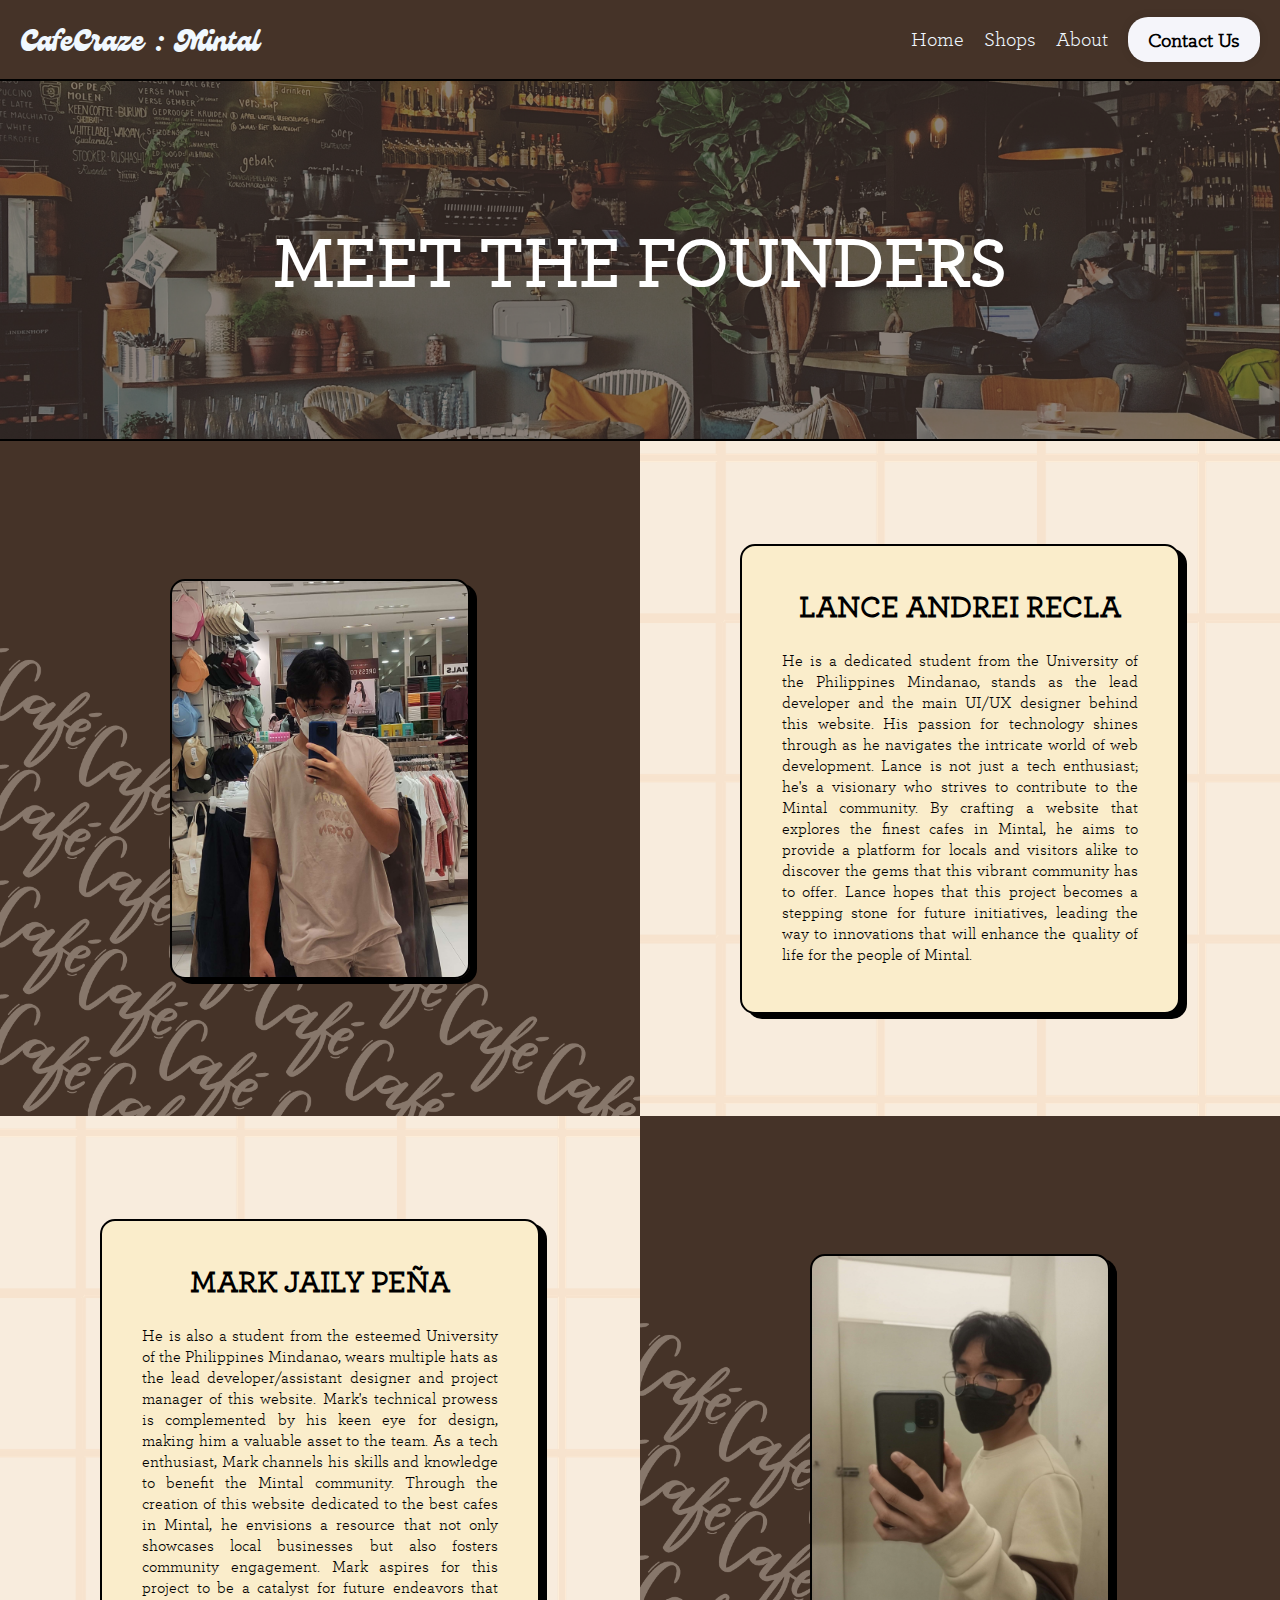
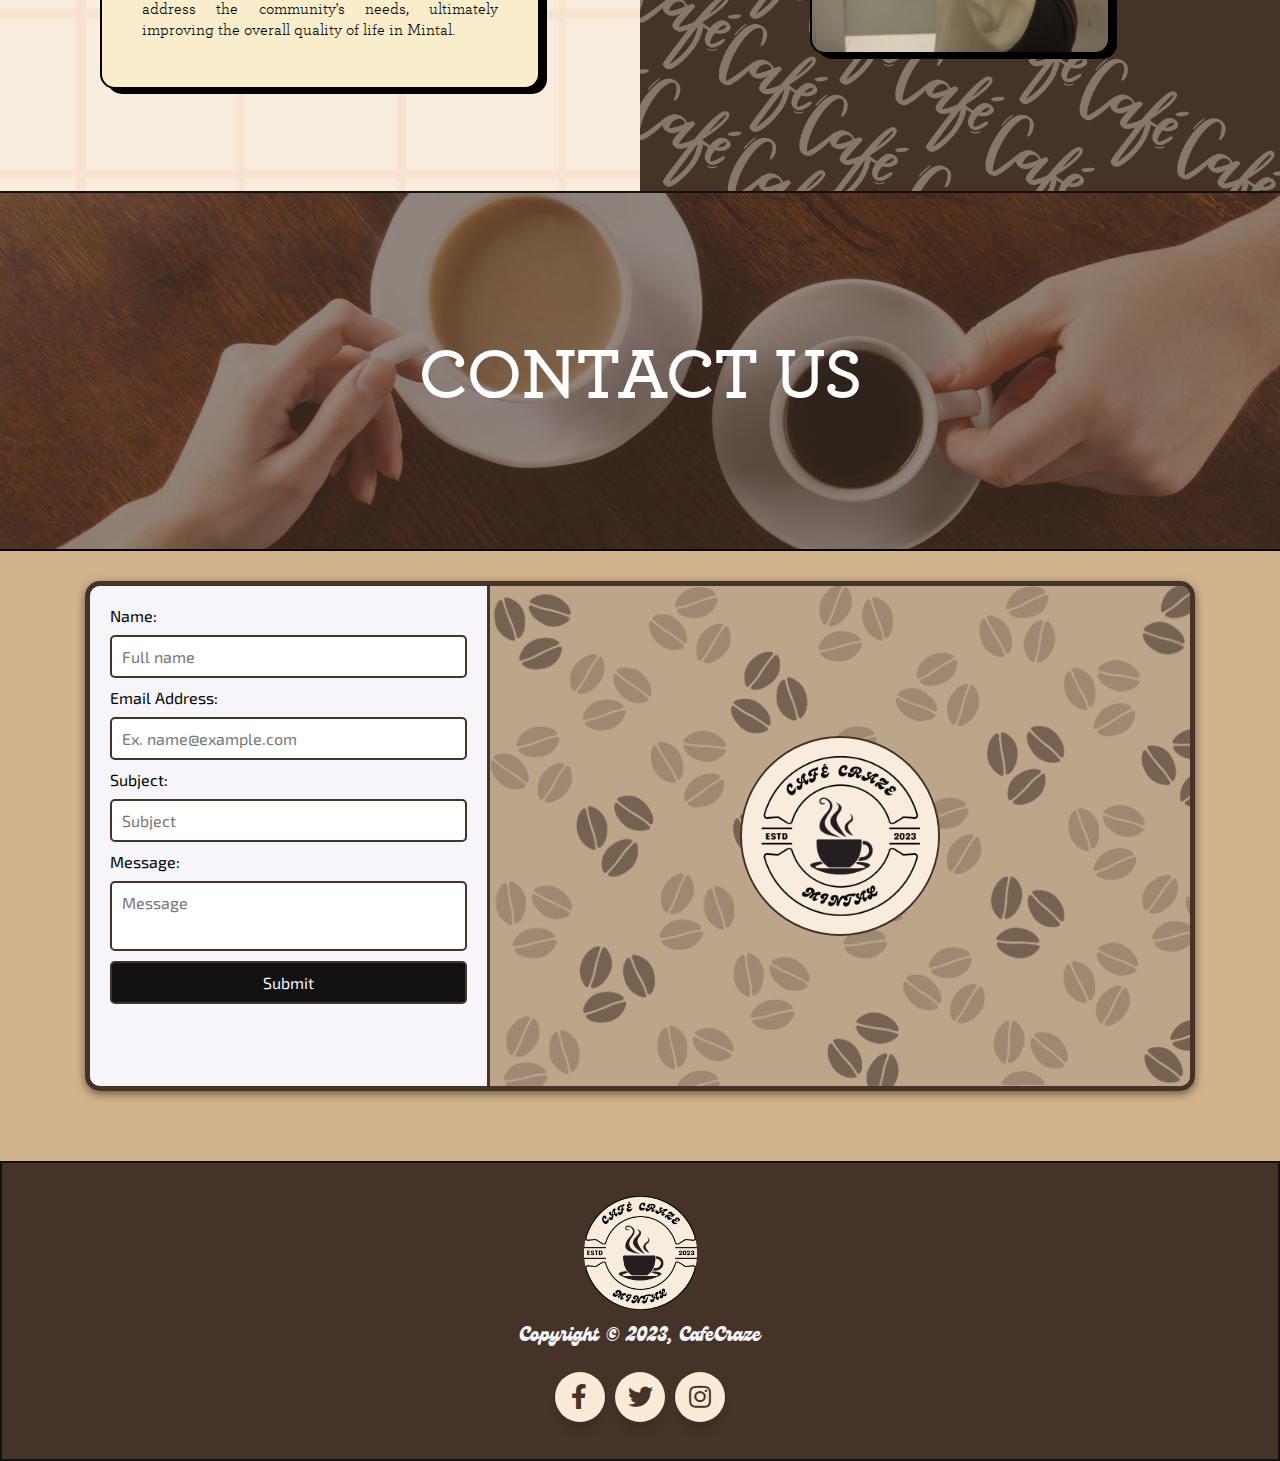
<file: contact.html>
<!DOCTYPE html>
<html>
  <head>
    <meta charset="UTF-8" />
    <meta name="viewport" content="width=device-width, initial-scale=1.0" />
    <link rel="preconnect" href="https://fonts.googleapis.com" />
    <link rel="preconnect" href="https://fonts.gstatic.com" crossorigin />
    <link
      href="https://fonts.googleapis.com/css2?family=Exo+2&display=swap"
      rel="stylesheet"
    />
    <link rel="stylesheet" href="https://cdnjs.cloudflare.com/ajax/libs/font-awesome/5.15.3/css/all.min.css"/>
    <link rel="stylesheet" type="text/css" href="overallstyles.css" />
    <link rel="icon" type="image/x-icon" href="/Images/CafeCraze Official Shorten Logo.png">
    <title>Contact</title>
  </head>

  <body>
    <header>
      <div class="logo">
        <a href="home.html">CafeCraze : Mintal</a>
      </div>

      <ul class="navbar">
        <li><a class="navi-except" href="home.html">Home</a></li>
        <li><a class="navi-except" href="shops.html">Shops</a></li>
        <li><a class="navi-except" href="#about-us">About</a></li>
        <li>
          <a href="#contact-info"
            ><button type="button">Contact Us</button></a
          >
        </li>
      </ul>
    </header>

    <main>
        <section id="about-us" class="about-contact-container-title about-background-image-1st">
          <div class="about-div">
            <h1 class="about-contact-heading">MEET THE FOUNDERS</h1>
          </div>
        </section>

      <section>
        <div class="about-row">
          <div class="about-content-container">
            <img class="about-background" src="Images/cafe-bg.png" />
            <div class="about-content-1st about-content-1st-background-1st"></div>
          </div>
          <div class="about-content-container">
            <img class="about-background" src="Images/grid back-ground.png" />
            <div class="about-content-2nd">
              <h2 class="about-content-heading">LANCE ANDREI RECLA</h2>
              <p class="about-text">
                He is a dedicated student from the University of the Philippines Mindanao, stands as the lead developer and the main UI/UX designer behind this website. His passion for technology shines through as he navigates the intricate world of web development. Lance is not just a tech enthusiast; he's a visionary who strives to contribute to the Mintal community. By crafting a website that explores the finest cafes in Mintal, he aims to provide a platform for locals and visitors alike to discover the gems that this vibrant community has to offer. Lance hopes that this project becomes a stepping stone for future initiatives, leading the way to innovations that will enhance the quality of life for the people of Mintal.
              </p>
            </div>
          </div>
        </div>
        <div class="about-row">
          <div class="about-content-container">
            <img class="about-background" src="Images/grid back-ground.png" />
            <div class="about-content-2nd">
              <h2 class="about-content-heading">MARK JAILY PEÑA</h2>
              <p class="about-text">
                He is also a student from the esteemed University of the Philippines Mindanao, wears multiple hats as the lead developer/assistant designer and project manager of this website. Mark's technical prowess is complemented by his keen eye for design, making him a valuable asset to the team. As a tech enthusiast, Mark channels his skills and knowledge to benefit the Mintal community. Through the creation of this website dedicated to the best cafes in Mintal, he envisions a resource that not only showcases local businesses but also fosters community engagement. Mark aspires for this project to be a catalyst for future endeavors that address the community's needs, ultimately improving the overall quality of life in Mintal.
              </p>
            </div>
          </div>
          <div class="about-content-container">
            <img class="about-background" src="Images/cafe-bg.png" />
            <div class="about-content-1st about-content-1st-background-2nd"></div>
          </div>
        </div>
      </section>

      <section id="contact-info" class="about-contact-container-title about-background-image-2nd">
        <div class="about-div">
          <h1 class="about-contact-heading">CONTACT US</h1>
        </div>
      </section>
      <section class="container">
        <div class="main-container">
          <div class="form">
            <form action="mailto:me@example.com" method="post">
              <label class="label" for="name">Name:</label>
              <input autocomplete="off" id="name" type="text" name="name" placeholder="Full name" required />
              <label class="label" for="email">Email Address:</label>
              <input autocomplete="off" id="email" type="email" name="email" placeholder="Ex. name@example.com" required />
              <label class="label" for="subject">Subject:</label>
              <input autocomplete="off" id="subject" type="text" name="subject" placeholder="Subject" required />
              <label id="subject" class="label"for="message">Message:</label>
              <textarea id="message" style="resize: none;" name="message" placeholder="Message" required></textarea>
              <input type="submit" value="Submit"/>
            </form>
          </div>
          <div class="text">
            <img class="contact-image" src="Images/CafeCraze Full Logo.png" alt="profile-pic">
          </div>
        </div>
      </section>
    </main>
    <footer>
      <img src="Images/Cafe Craze Official Logo.png">
      <p>
          Copyright © 2023, CafeCraze
      </p>    
      <div class="wrapper-icons footer-icons">
          <a class="icon-btn" target="_blank" href="https://www.facebook.com/profile.php?id=61554714633404">
              <div class="icon"> <i class="fab fa-facebook-f"></i></div>
              <span>Facebook</span>
          </a>
          <a class="icon-btn" target="_blank" href="https://twitter.com/cafe_craze21647?t=XUXyEBII8OftbOhH5byfUQ&s=09">
              <div class="icon">
                  <i class="fab fa-twitter"></i></div>
              <span>Twitter</span>
          </a>
          <a class="icon-btn" target="_blank" href="https://www.instagram.com/cafecrazemintal/">
              <div class="icon">
                  <i class="fab fa-instagram"></i></div>
              <span>Instagram</span>
            </a>
      </div>
  </footer>
  </body>
</html>
</file>
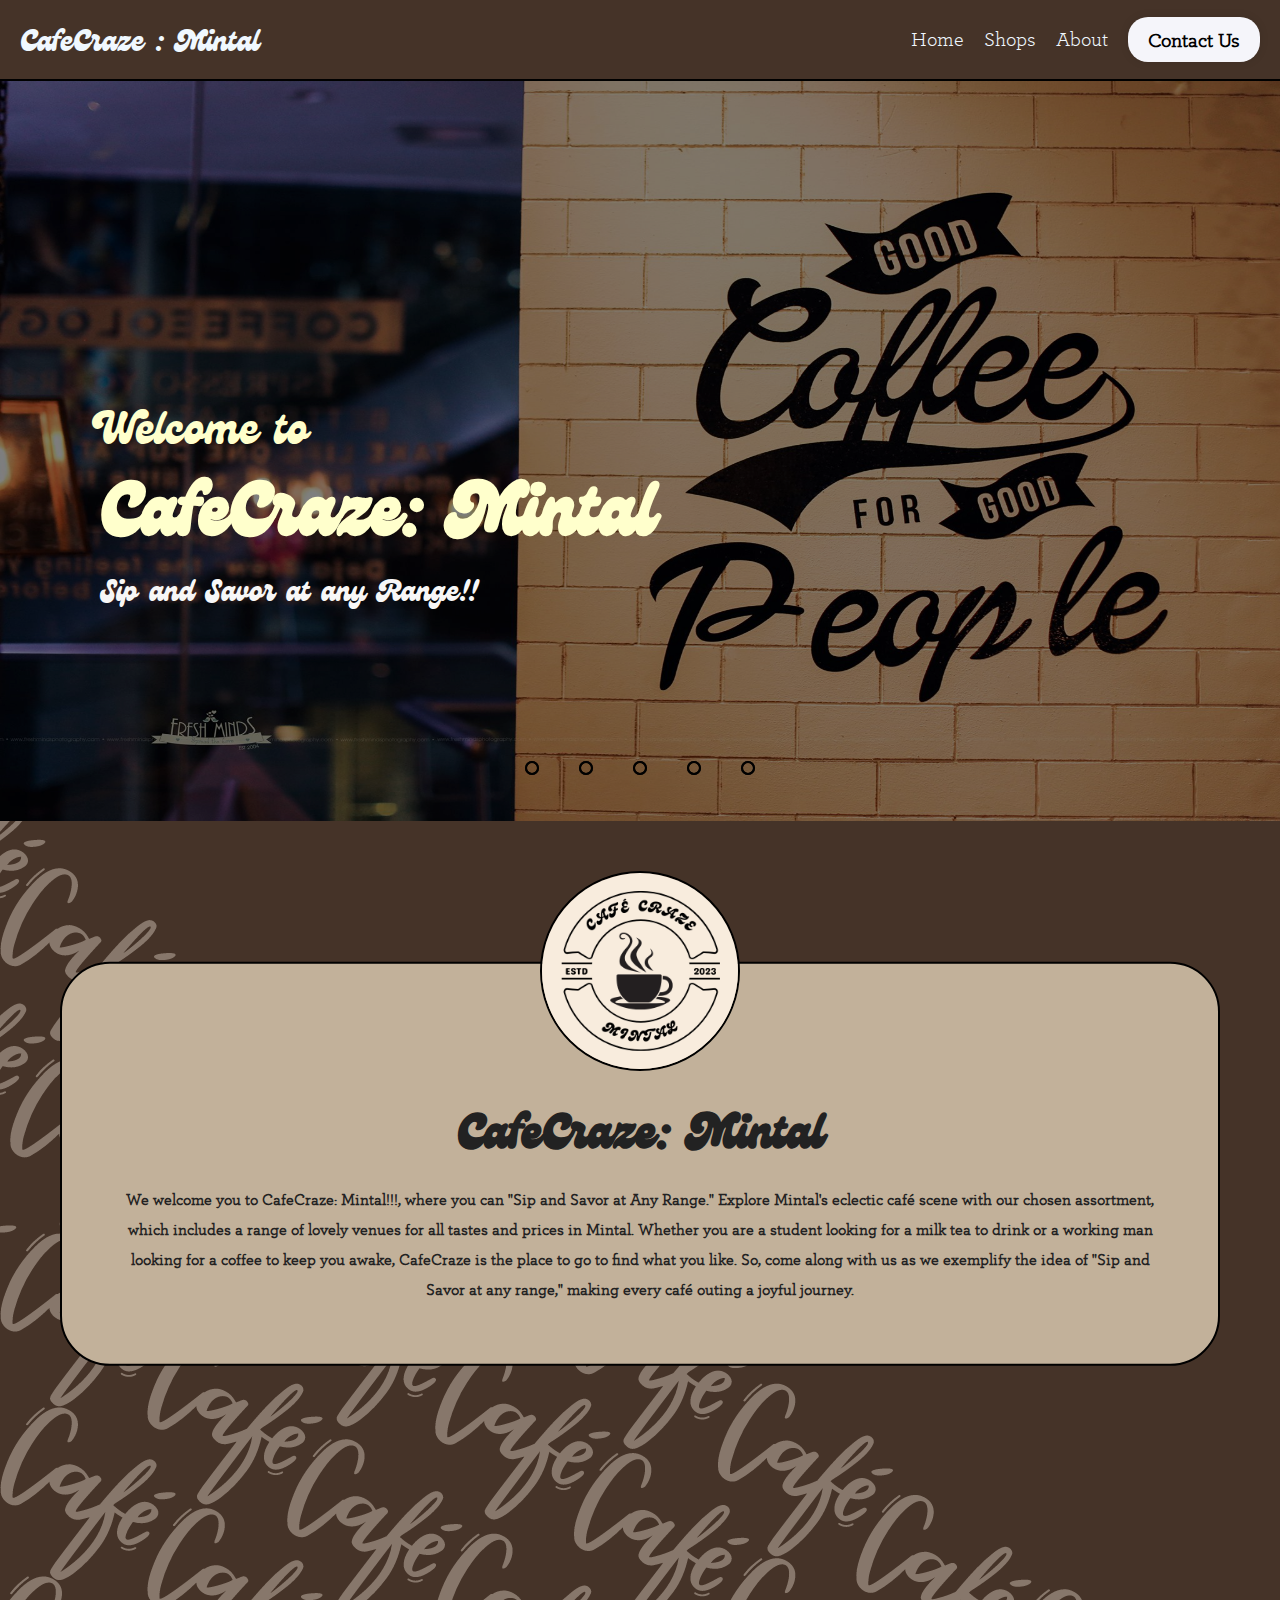
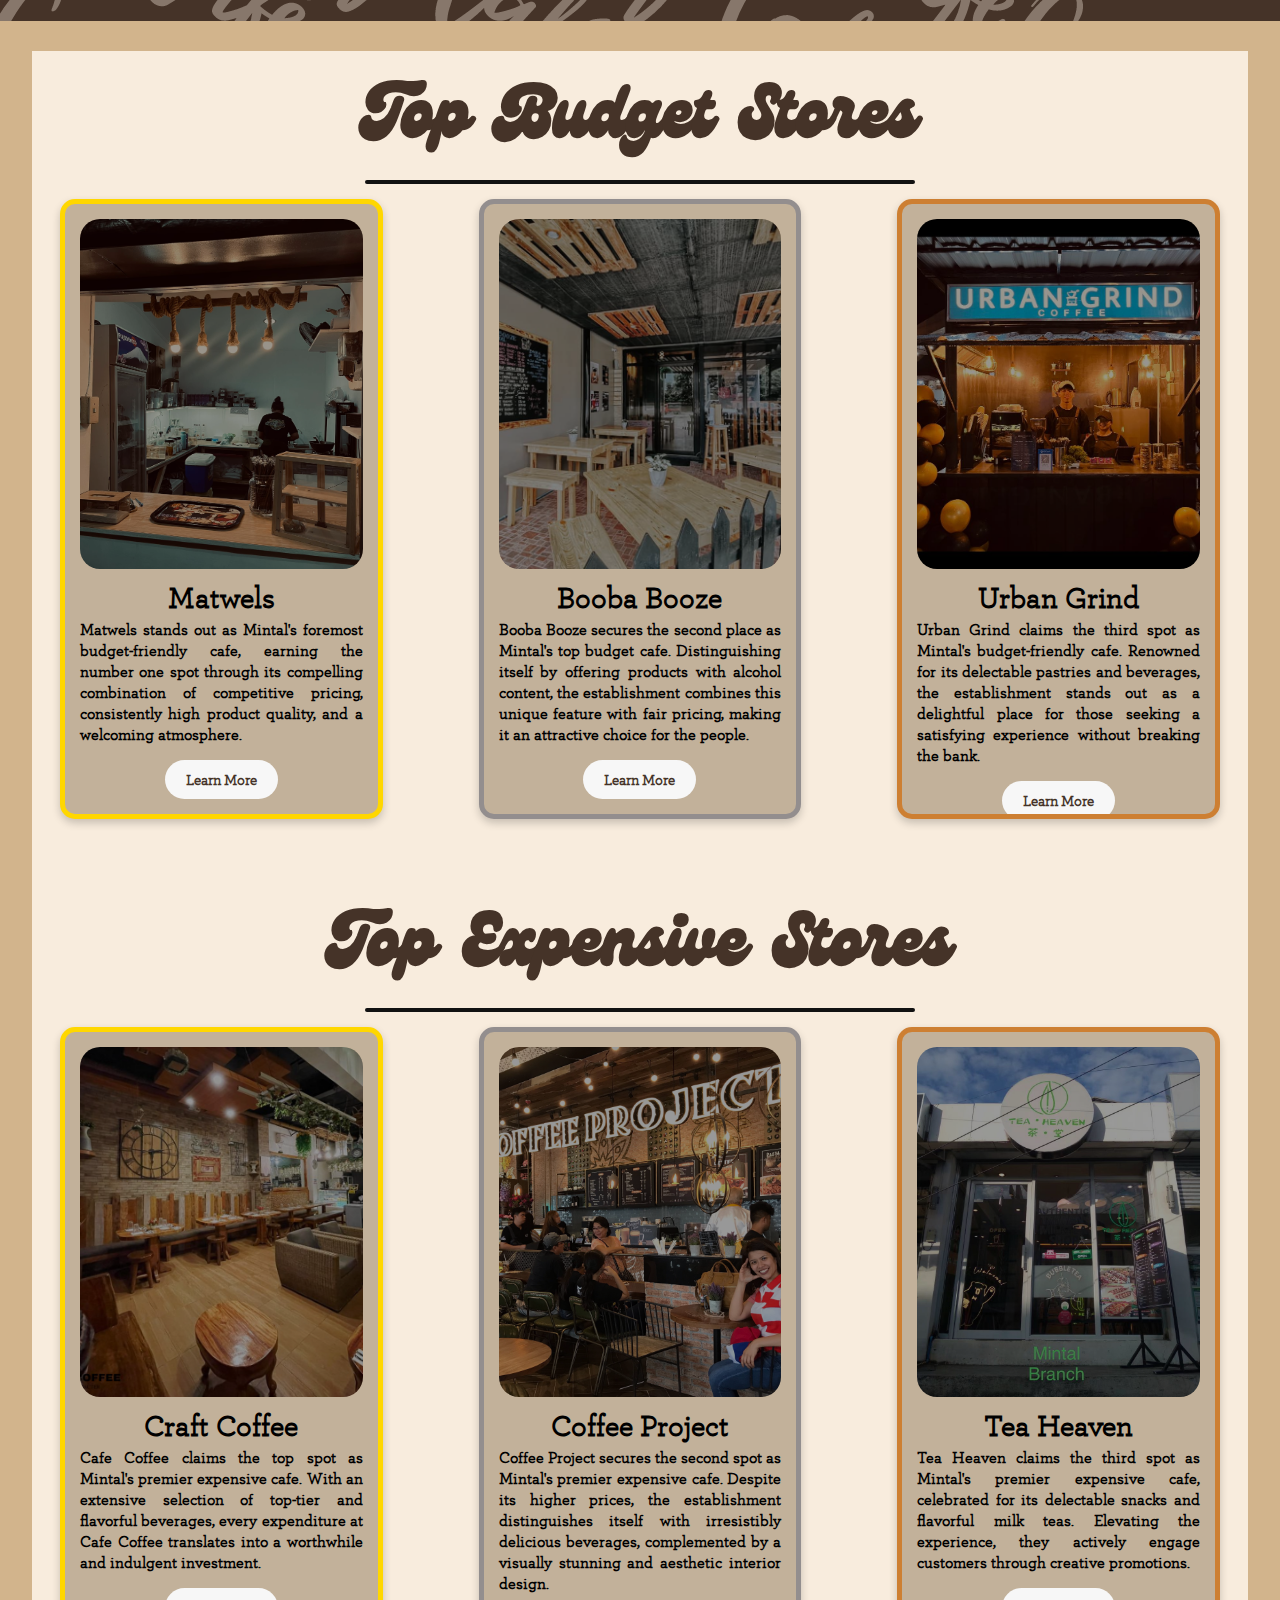
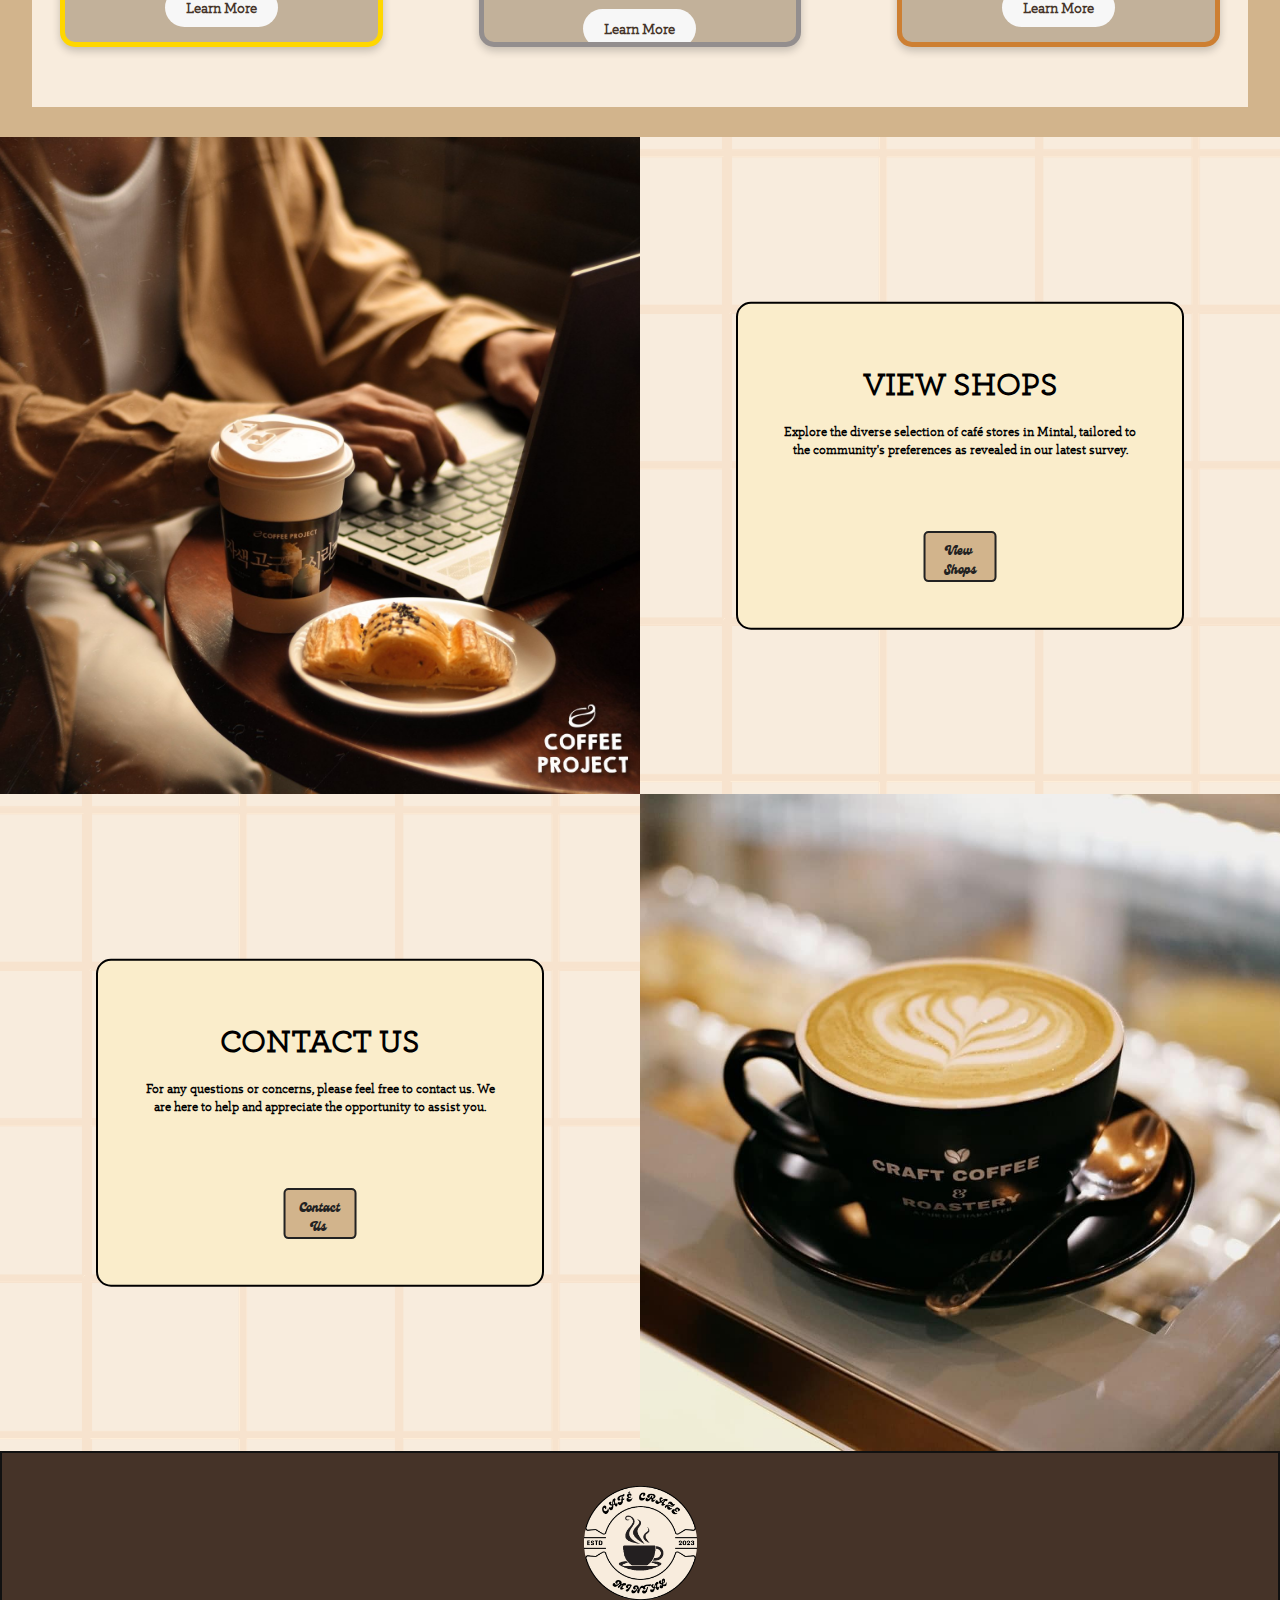
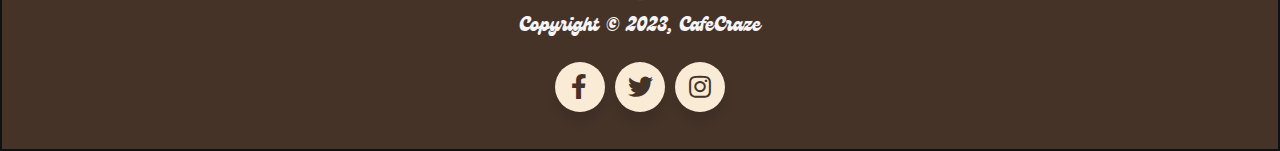
<file: home.html>
<!DOCTYPE html>
<html>
<head>
    <meta charset="UTF-8">
    <meta name="viewport" content="width=device-width, initial-scale=1.0">
    <link rel="stylesheet" type="text/css" href="overallstyles.css">
    <link rel="stylesheet" href="https://cdnjs.cloudflare.com/ajax/libs/font-awesome/5.15.3/css/all.min.css"/>
    <link rel="icon" type="image/x-icon" href="/Images/CafeCraze Official Shorten Logo.png">
    <script type="text/javascript">
        var counter = 1;
        setInterval(function(){
            document.getElementById('radio' + counter).checked = true;
            counter++;
            if (counter > 5){
                counter = 1;
            }   
        }, 5000);
    </script>
</head>

<body>
    <header>
        <div class="logo" id="Home">
            <a href="home.html">CafeCraze : Mintal</a>  
        </div>

            <ul class="navbar">
                <li><a class="navi-except" href="home.html">Home</a></li>
                <li><a class="navi-except" href="shops.html">Shops</a></li>
                <li><a class="navi-except" href="contact.html">About</a></li>
                <li><a href="contact.html#contact-info"><button type="button">Contact Us</button></a></li>
            </ul>
    </header>

    <section class="opening-text">
        <p>Welcome to</p>
        <h1>CafeCraze: Mintal</h1>
        <p>Sip and Savor at any Range!!</p>
    </section>

    <section class="slideshow">
        <div class="slide-container">
            <div class="slider">
                <input type="radio" name="radio-btn" id="radio1">
                <input type="radio" name="radio-btn" id="radio2">
                <input type="radio" name="radio-btn" id="radio3">
                <input type="radio" name="radio-btn" id="radio4">
                <input type="radio" name="radio-btn" id="radio5">

                <div class="slide first">
                    <img src="Images/slide1.jpg">
                </div>
                <div class="slide">
                    <img src="Images/coffeeproject_item3.jpg">
                </div>
                <div class="slide">
                    <img src="Images/slide2.jpg">
                </div>
                <div class="slide">
                    <img src="Images/slide4.jpg">
                </div>
                <div class="slide">
                    <img src="Images/intodwoods.jpg">
                </div> 

                <div class="navigation-auto">
                    <div class="auto-btn1"></div>
                    <div class="auto-btn2"></div>
                    <div class="auto-btn3"></div>
                    <div class="auto-btn4"></div>
                    <div class="auto-btn5"></div>
                </div>
            </div>
                <div class="navigation-manual">
                    <label for="radio1" class="manual-btn"></label>
                    <label for="radio2" class="manual-btn"></label>
                    <label for="radio3" class="manual-btn"></label>
                    <label for="radio4" class="manual-btn"></label>
                    <label for="radio5" class="manual-btn"></label>
                </div>
            </div>
    </section>

    <section class="about-us">
        <div class="logo-pic"><img src="Images/CafeCraze Full Logo.png"></div>
        <div class="text-box">
            <h1>CafeCraze: Mintal</h1>
            <p>
                We welcome you to CafeCraze: Mintal!!!, where you can "Sip and Savor at Any Range." Explore Mintal's eclectic café scene with our chosen assortment, which includes a range of lovely venues for all tastes and prices in Mintal.
                Whether you are a student looking for a milk tea to drink or a working man looking for a coffee to keep you awake, CafeCraze is the place to go to find what you like.
                So, come along with us as we exemplify the idea of "Sip and Savor at any range," making every café outing a joyful journey.
            </p> 
        </div>
    </section>

    <section class="events">
        <div class="title">
            <h1>Top Budget Stores</h1>
            <div class="line"></div>
        </div>
        <div class="row">
            <div class="column">
                <div class="card gold">
                    <img src="Images/Matwels.jpg">
                    <h4>Matwels</h4>    
                    <p>Matwels stands out as Mintal's foremost budget-friendly cafe, earning the number one spot through its compelling combination of competitive pricing, consistently high product quality, and a welcoming atmosphere.</p>
                    <div class="top-btn">
                        <a href="shops.html#matwels" class="ctn">Learn More</a>
                    </div>
                </div>
            </div>
            <div class="column">
                <div class="card silver">
                    <img src="Images/BB pic.jpg">
                    <h4>Booba Booze</h4>
                    <p>Booba Booze secures the second place as Mintal's top budget cafe. Distinguishing itself by offering products with alcohol content, the establishment combines this unique feature with fair pricing, making it an attractive choice for the people.</p>
                    <div class="top-btn">
                        <a href="shops.html#boobabooze" class="ctn">Learn More</a>
                    </div>
                </div>
            </div>
            <div class="column">
                <div class="card bronze">
                    <img src="Images/urbangrind.jpg">
                    <h4>Urban Grind</h4>
                    <p>Urban Grind claims the third spot as Mintal's budget-friendly cafe. Renowned for its delectable pastries and beverages, the establishment stands out as a delightful place for those seeking a satisfying experience without breaking the bank.</p>
                    <div class="top-btn">
                        <a href="shops.html#urbangrind" class="ctn">Learn More</a>
                    </div>
                </div>
            </div>
        </div>
        <div class="title">
            <h1>Top Expensive Stores</h1>
            <div class="line"></div>
        </div>
        <div class="row">
            <div class="column">
                <div class="card gold">
                    <img src="Images/craftcoffee.jpg">
                    <h4>Craft Coffee</h4>
                    <p>Cafe Coffee claims the top spot as Mintal's premier expensive cafe. With an extensive selection of top-tier and flavorful beverages, every expenditure at Cafe Coffee translates into a worthwhile and indulgent investment.</p>
                    <div class="top-btn">
                        <a href="shops.html#craftcoffee" class="ctn">Learn More</a>
                    </div>
                </div>
            </div>
            <div class="column">
                <div class="card silver">
                    <img src="Images/Coffee Project.jpg">
                    <h4>Coffee Project</h4>
                    <p>Coffee Project secures the second spot as Mintal's premier expensive cafe. Despite its higher prices, the establishment distinguishes itself with irresistibly delicious beverages, complemented by a visually stunning and aesthetic interior design.</p>
                    <div class="top-btn">
                        <a href="shops.html#coffeeproject" class="ctn">Learn More</a>
                    </div>
                </div>
            </div>
            <div class="column">
                <div class="card bronze">
                    <img src="Images/Tea Heaven.jpg">
                    <h4>Tea Heaven</h4>
                    <p>Tea Heaven claims the third spot as Mintal's premier  expensive cafe, celebrated for its delectable snacks and flavorful milk teas. Elevating the experience, they actively engage customers through creative promotions.</p>
                    <div class="top-btn">
                        <a href="shops.html#teaheaven" class="ctn">Learn More</a>
                    </div>
                </div>
            </div>
        </div>
    </section>

    <section class="home-button-parent-container">
        <div class="home-button-container">
          <div class="home-button-content-container">
            <img class="home-button-background" src="Images/viewshops.jpg" />
          </div>
          <div class="home-button-content-container">
            <img class="home-button-background" src="Images/grid back-ground.png" />
            <div class="home-button-content">
              <h2 class="home-button-content-heading">VIEW SHOPS</h2>
              <p class="home-button-text">  
                Explore the diverse selection of café stores in Mintal, tailored to the community's preferences as revealed in our latest survey. 
              </p>
              <div class="home-button">
                <a href="shops.html"><button type="button">View Shops</button></a>
              </div>
            </div>
          </div>
        </div>
        <div class="home-button-container">
          <div class="home-button-content-container">
            <img class="home-button-background" src="Images/grid back-ground.png" />
            <div class="home-button-content">
              <h2 class="home-button-content-heading">CONTACT US</h2>
              <p class="home-button-text">   
                For any questions or concerns, please feel free to contact us. 
                We are here to help and appreciate the opportunity to assist you.
              </p>  
              <div class="home-button">
                <a href="contact.html#contact-info"><button type="button">Contact Us</button></a>
              </div>
            </div>
          </div>
          <div class="home-button-content-container">
            <img class="home-button-background" src="Images/viewshops2.jpg" />
          </div>
        </div>
    </section>

    <footer>
        <img src="Images/Cafe Craze Official Logo.png">
        <p>
            Copyright © 2023, CafeCraze
        </p>
        <div class="wrapper-icons footer-icons">
            <a class="icon-btn" target="_blank" href="https://www.facebook.com/profile.php?id=61554714633404">
                <div class="icon"> <i class="fab fa-facebook-f"></i></div>
                <span>Facebook</span>
            </a>
            <a class="icon-btn" target="_blank" href="https://twitter.com/cafe_craze21647?t=XUXyEBII8OftbOhH5byfUQ&s=09">
                <div class="icon">
                    <i class="fab fa-twitter"></i></div>
                <span>Twitter</span>
            </a>
            <a class="icon-btn" target="_blank" href="https://www.instagram.com/cafecrazemintal/">
                <div class="icon">
                    <i class="fab fa-instagram"></i></div>
                <span>Instagram</span>
            </a>
        </div>
    </footer>
</body>
</html>
</file>
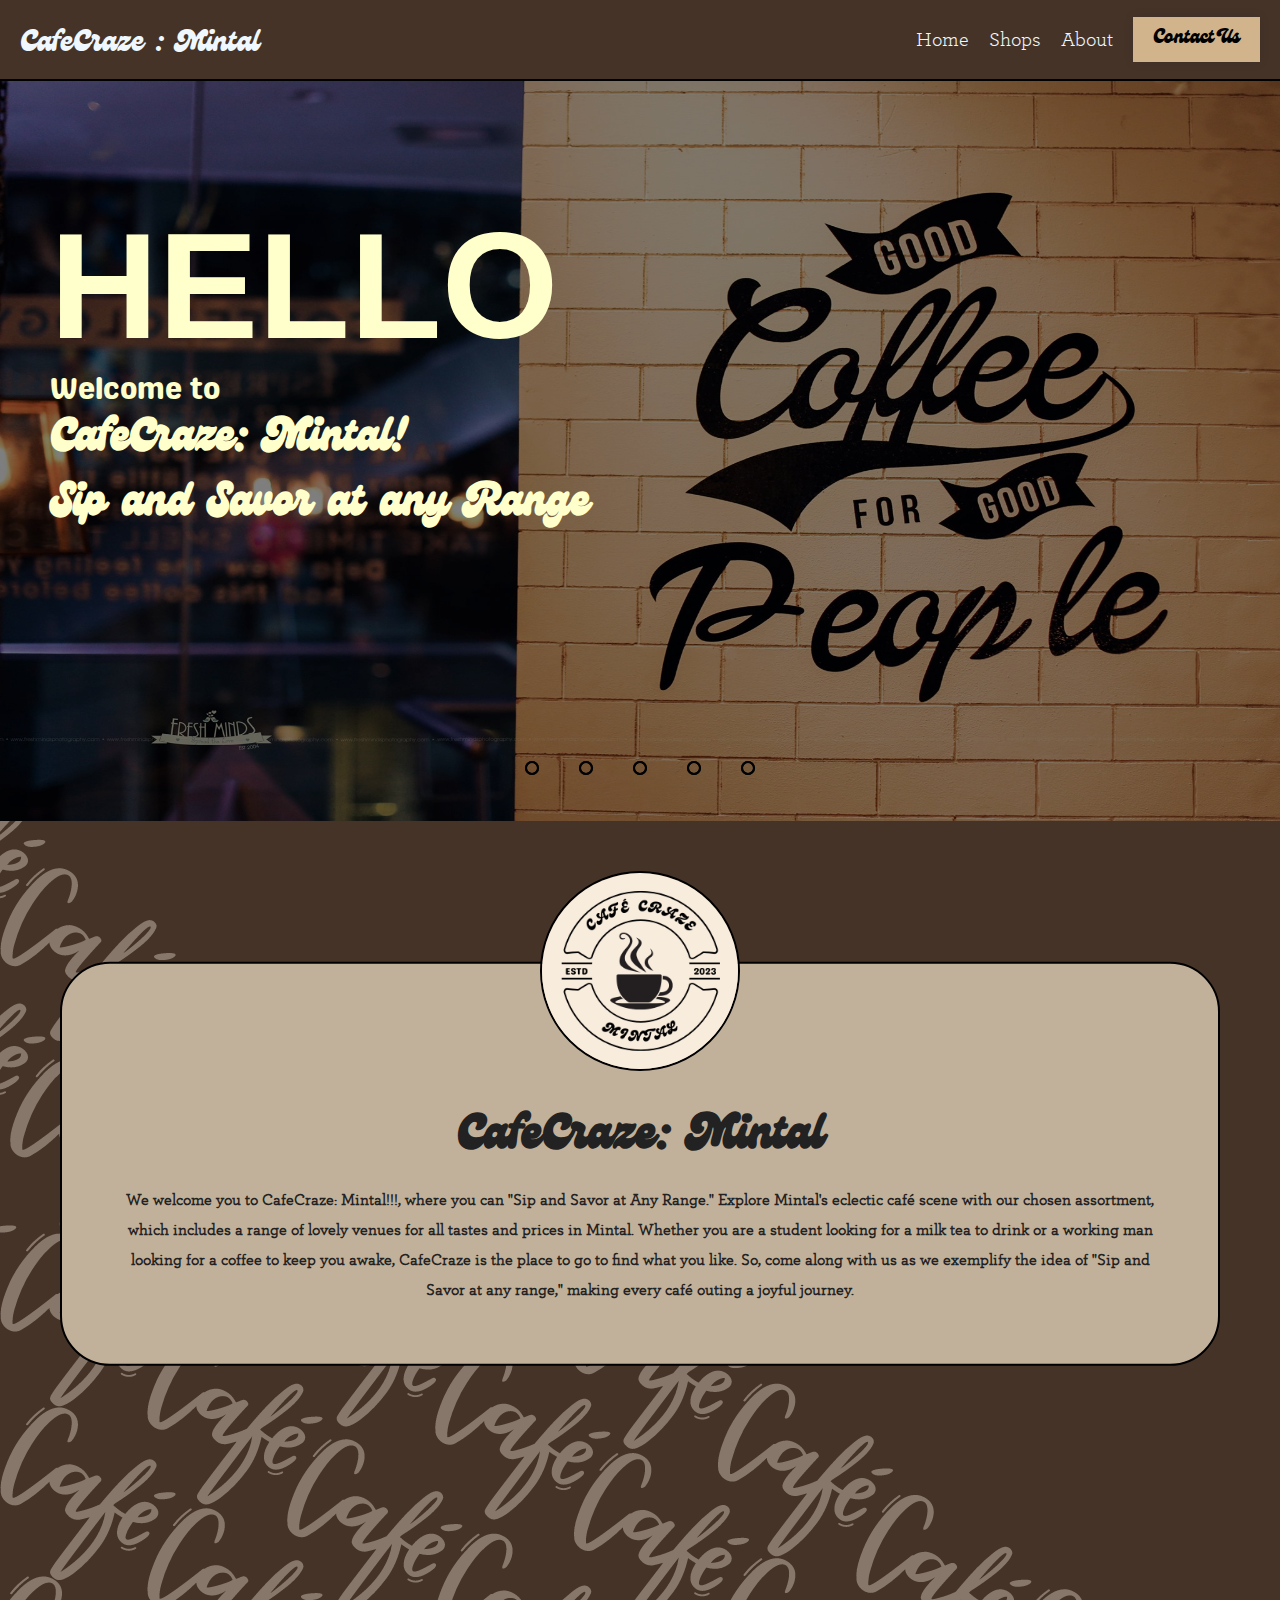
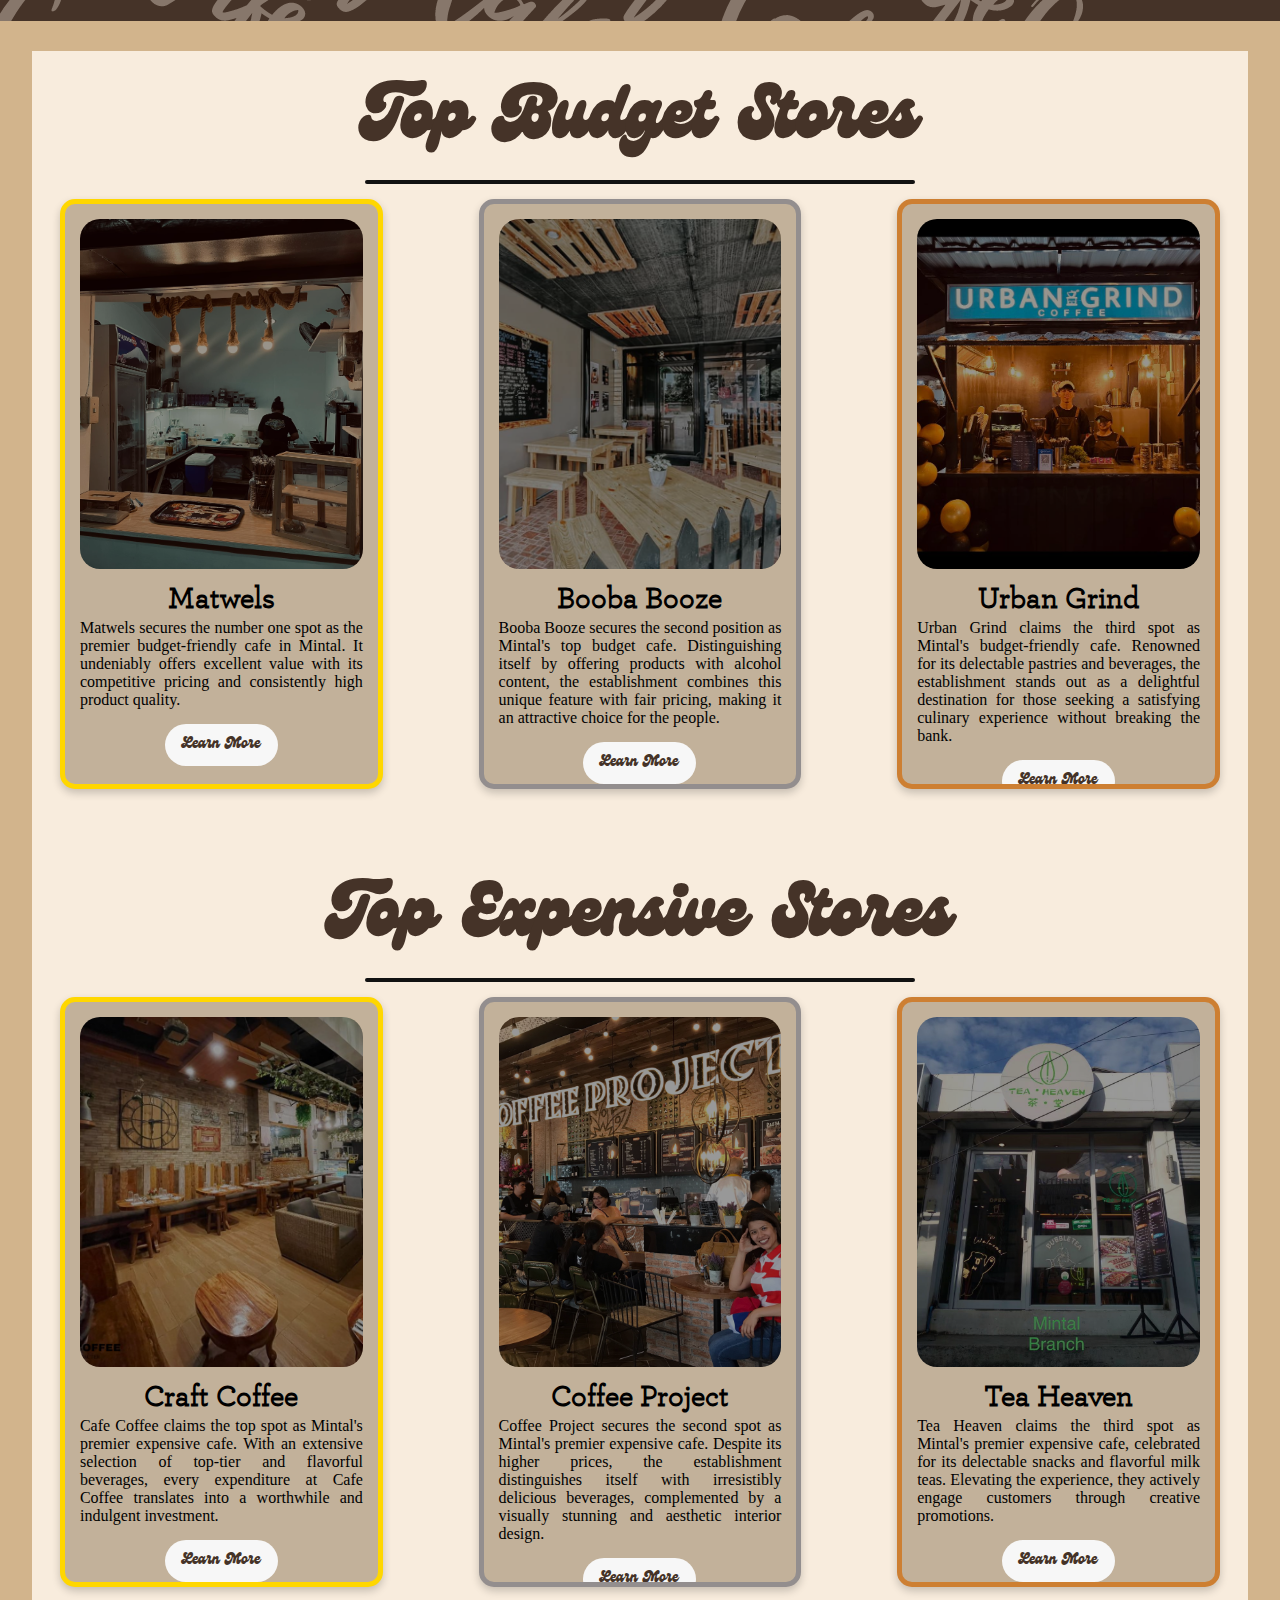
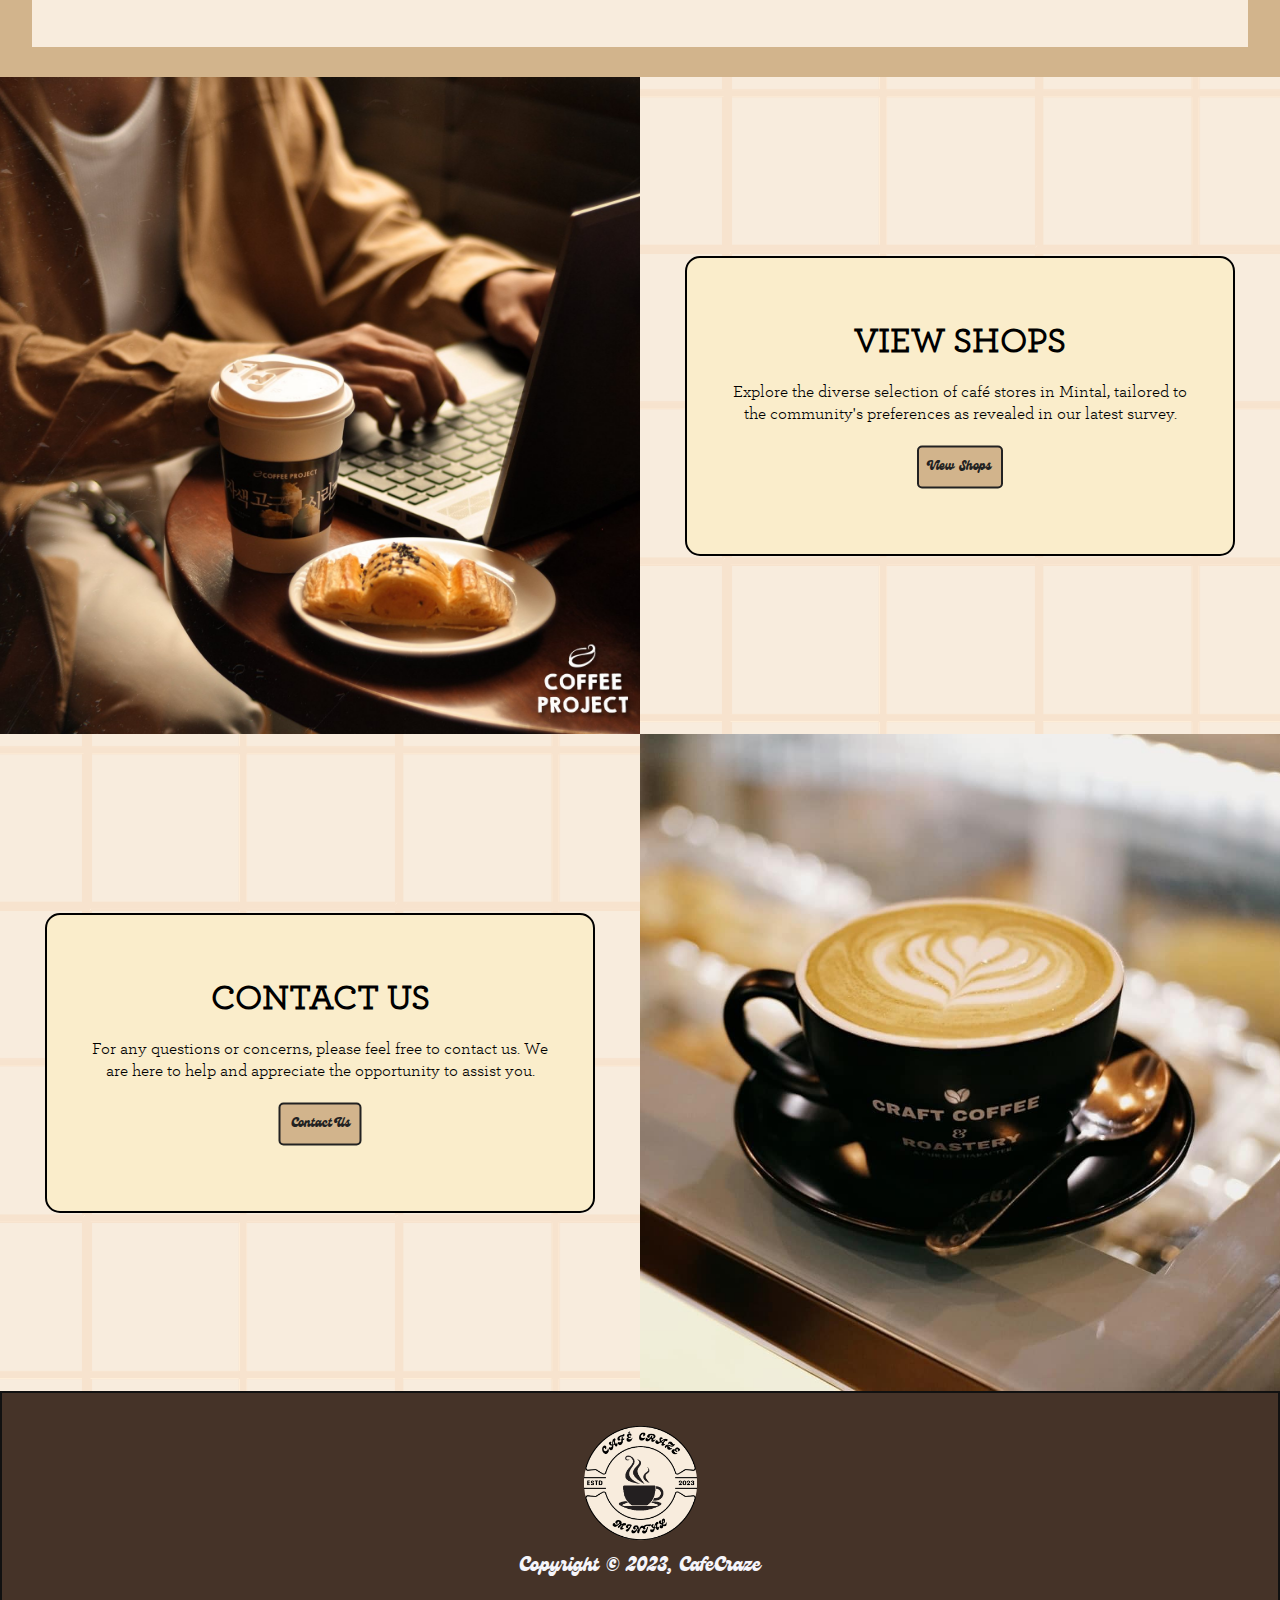
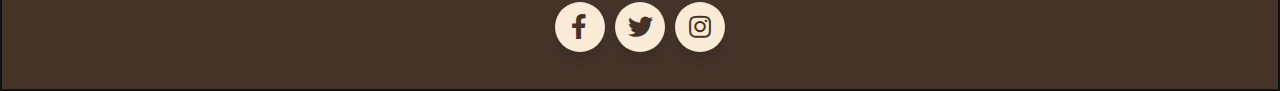
<file: retry.html>
<!DOCTYPE html>
<html>
<head>
    <meta charset="UTF-8">
    <meta name="viewport" content="width=device-width, initial-scale=1.0">
    <link rel="stylesheet" type="text/css" href="retrystyle.css">
    <link rel="stylesheet" href="https://cdnjs.cloudflare.com/ajax/libs/font-awesome/5.15.3/css/all.min.css"/>
    <link rel="icon" type="image/x-icon" href="/Images/CafeCraze Official Shorten Logo.png">
    <script type="text/javascript">
        var counter = 1;
        setInterval(function(){
            document.getElementById('radio' + counter).checked = true;
            counter++;
            if (counter > 5){
                counter = 1;
            }   
        }, 5000);
    </script>
</head>

<body>
    <header>
        <div class="logo" id="Home">
            <a href="retry.html">CafeCraze : Mintal</a>  
        </div>

            <ul class="navbar">
                <li><a href="retry.html">Home</a></li>
                <li><a href="shops.html">Shops</a></li>
                <li><a href="contact.html">About</a></li>
                <li><a href="contact.html#contact-info"><button type="button"><span>Contact Us</span></button></a></li>
            </ul>
    </header>
    
    <section class="opening-text">
        <h1>HELLO</h1>
        <p>Welcome to</p>
        <h1>CafeCraze: Mintal!</h1>
        <h1>Sip and Savor at any Range</h1>
    </section>

    <section class="slideshow">
        <div class="slide-container">
            <div class="slider">
                <input type="radio" name="radio-btn" id="radio1">
                <input type="radio" name="radio-btn" id="radio2">
                <input type="radio" name="radio-btn" id="radio3">
                <input type="radio" name="radio-btn" id="radio4">
                <input type="radio" name="radio-btn" id="radio5">

                <div class="slide first">
                    <img src="Images/slide1.jpg">
                </div>
                <div class="slide">
                    <img src="Images/slide2.jpg">
                </div>
                <div class="slide">
                    <img src="Images/slide3.jpg">
                </div>
                <div class="slide">
                    <img src="Images/slide4.jpg">
                </div>
                <div class="slide">
                    <img src="Images/slide5.jpg">
                </div> 

                <div class="navigation-auto">
                    <div class="auto-btn1"></div>
                    <div class="auto-btn2"></div>
                    <div class="auto-btn3"></div>
                    <div class="auto-btn4"></div>
                    <div class="auto-btn5"></div>
                </div>
            </div>
                <div class="navigation-manual">
                    <label for="radio1" class="manual-btn"></label>
                    <label for="radio2" class="manual-btn"></label>
                    <label for="radio3" class="manual-btn"></label>
                    <label for="radio4" class="manual-btn"></label>
                    <label for="radio5" class="manual-btn"></label>
                </div>
            </div>
    </section>

    <section class="about-us">
        <div class="logo-pic"><img src="Images/Logo (4).png"></div>
        <div class="text-box">
            <h1>CafeCraze: Mintal</h1>
            <p>
                We welcome you to CafeCraze: Mintal!!!, where you can "Sip and Savor at Any Range." Explore Mintal's eclectic café scene with our chosen assortment, which includes a range of lovely venues for all tastes and prices in Mintal.
                Whether you are a student looking for a milk tea to drink or a working man looking for a coffee to keep you awake, CafeCraze is the place to go to find what you like.
                So, come along with us as we exemplify the idea of "Sip and Savor at any range," making every café outing a joyful journey.
            </p> 
        </div>
    </section>

    <section class="events">
        <div class="title">
            <h1>Top Budget Stores</h1>
            <div class="line"></div>
        </div>
        <div class="row">
            <div class="column">
                <div class="card gold">
                    <img src="Images/Matwels.jpg">
                    <h4>Matwels</h4>    
                    <p>Matwels secures the number one spot as the premier budget-friendly cafe in Mintal. It undeniably offers excellent value with its competitive pricing and consistently high product quality.</p>
                    <div class="top-btn">
                        <a href="shops.html#matwels" class="ctn">Learn More</a>
                    </div>
                </div>
            </div>
            <div class="column">
                <div class="card silver">
                    <img src="Images/BB pic.jpg">
                    <h4>Booba Booze</h4>
                    <p>Booba Booze secures the second position as Mintal's top budget cafe. Distinguishing itself by offering products with alcohol content, the establishment combines this unique feature with fair pricing, making it an attractive choice for the people.</p>
                    <div class="top-btn">
                        <a href="shops.html#boobabooze" class="ctn">Learn More</a>
                    </div>
                </div>
            </div>
            <div class="column">
                <div class="card bronze">
                    <img src="Images/urbangrind.jpg">
                    <h4>Urban Grind</h4>
                    <p>
                        Urban Grind claims the third spot as Mintal's budget-friendly cafe. Renowned for its delectable pastries and beverages, the establishment stands out as a delightful destination for those seeking a satisfying culinary experience without breaking the bank.</p>
                    <div class="top-btn">
                        <a href="shops.html#urbangrind" class="ctn">Learn More</a>
                    </div>
                </div>
            </div>
        </div>
        <div class="title">
            <h1>Top Expensive Stores</h1>
            <div class="line"></div>
        </div>
        <div class="row">
            <div class="column">
                <div class="card gold">
                    <img src="Images/craftcoffee.jpg">
                    <h4>Craft Coffee</h4>
                    <p>Cafe Coffee claims the top spot as Mintal's premier expensive cafe. With an extensive selection of top-tier and flavorful beverages, every expenditure at Cafe Coffee translates into a worthwhile and indulgent investment.</p>
                    <div class="top-btn">
                        <a href="shops.html#craftcoffee" class="ctn">Learn More</a>
                    </div>
                </div>
            </div>
            <div class="column">
                <div class="card silver">
                    <img src="Images/Coffee Project.jpg">
                    <h4>Coffee Project</h4>
                    <p>Coffee Project secures the second spot as Mintal's premier expensive cafe. Despite its higher prices, the establishment distinguishes itself with irresistibly delicious beverages, complemented by a visually stunning and aesthetic interior design.</p>
                    <div class="top-btn">
                        <a href="shops.html#coffeeproject" class="ctn">Learn More</a>
                    </div>
                </div>
            </div>
            <div class="column">
                <div class="card bronze">
                    <img src="Images/Tea Heaven.jpg">
                    <h4>Tea Heaven</h4>
                    <p>Tea Heaven claims the third spot as Mintal's premier  expensive cafe, celebrated for its delectable snacks and flavorful milk teas. Elevating the experience, they actively engage customers through creative promotions.</p>
                    <div class="top-btn">
                        <a href="shops.html#teaheaven" class="ctn">Learn More</a>
                    </div>
                </div>
            </div>
        </div>
    </section>

    <section class="home-button-parent-container">
        <div class="home-button-container">
          <div class="home-button-content-container">
            <img class="home-button-background" src="Images/viewshops.jpg" />
          </div>
          <div class="home-button-content-container">
            <img class="home-button-background" src="Images/grid back-ground.png" />
            <div class="home-button-content">
              <h2 class="home-button-content-heading">VIEW SHOPS</h2>
              <p class="home-button-text">  
                Explore the diverse selection of café stores in Mintal, tailored to the community's preferences as revealed in our latest survey. 
              </p>
              <div class="home-button">
                <a href="shops.html"><button type="button">View Shops</button></a>
              </div>
            </div>
          </div>
        </div>
        <div class="home-button-container">
          <div class="home-button-content-container">
            <img class="home-button-background" src="Images/grid back-ground.png" />
            <div class="home-button-content">
              <h2 class="home-button-content-heading">CONTACT US</h2>
              <p class="home-button-text">   
                For any questions or concerns, please feel free to contact us. 
                We are here to help and appreciate the opportunity to assist you.
              </p>  
              <div class="home-button">
                <a href="contact.html#contact-info"><button type="button">Contact Us</button></a>
              </div>
            </div>
          </div>
          <div class="home-button-content-container">
            <img class="home-button-background" src="Images/viewshops2.jpg" />
          </div>
        </div>
    </section>

    <footer>
        <img src="Images/Cafe Craze Official Logo.png">
        <p>
            Copyright © 2023, CafeCraze
        </p>
        <div class="wrapper-icons footer-icons">
            <a class="icon-btn" target="_blank" href="https://www.facebook.com/profile.php?id=61554714633404">
                <div class="icon"> <i class="fab fa-facebook-f"></i></div>
                <span>Facebook</span>
            </a>
            <a class="icon-btn" target="_blank" href="https://twitter.com/cafe_craze21647?t=XUXyEBII8OftbOhH5byfUQ&s=09">
                <div class="icon">
                    <i class="fab fa-twitter"></i></div>
                <span>Twitter</span>
            </a>
            <a class="icon-btn" target="_blank" href="https://www.instagram.com/cafecrazemintal/">
                <div class="icon">
                    <i class="fab fa-instagram"></i></div>
                <span>Instagram</span>
            </a>
        </div>
    </footer>
</body>
</html>
</file>
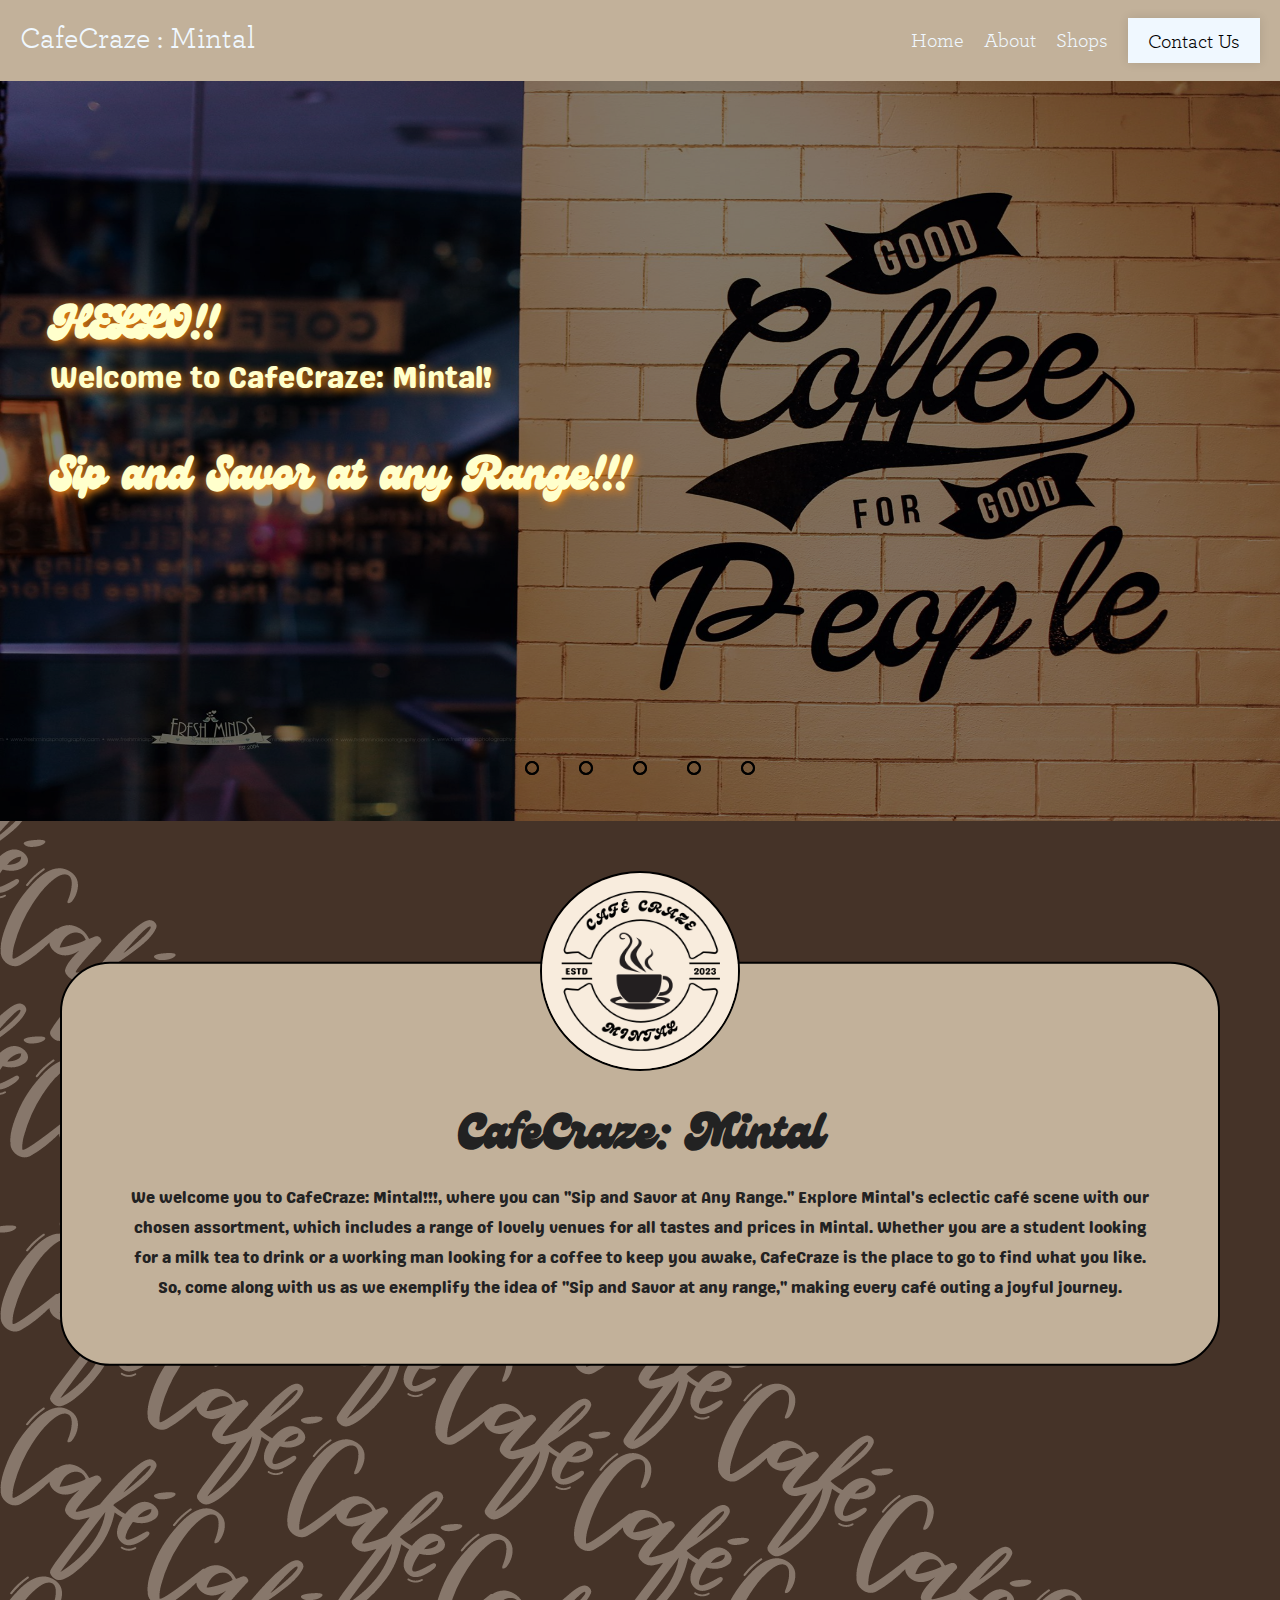
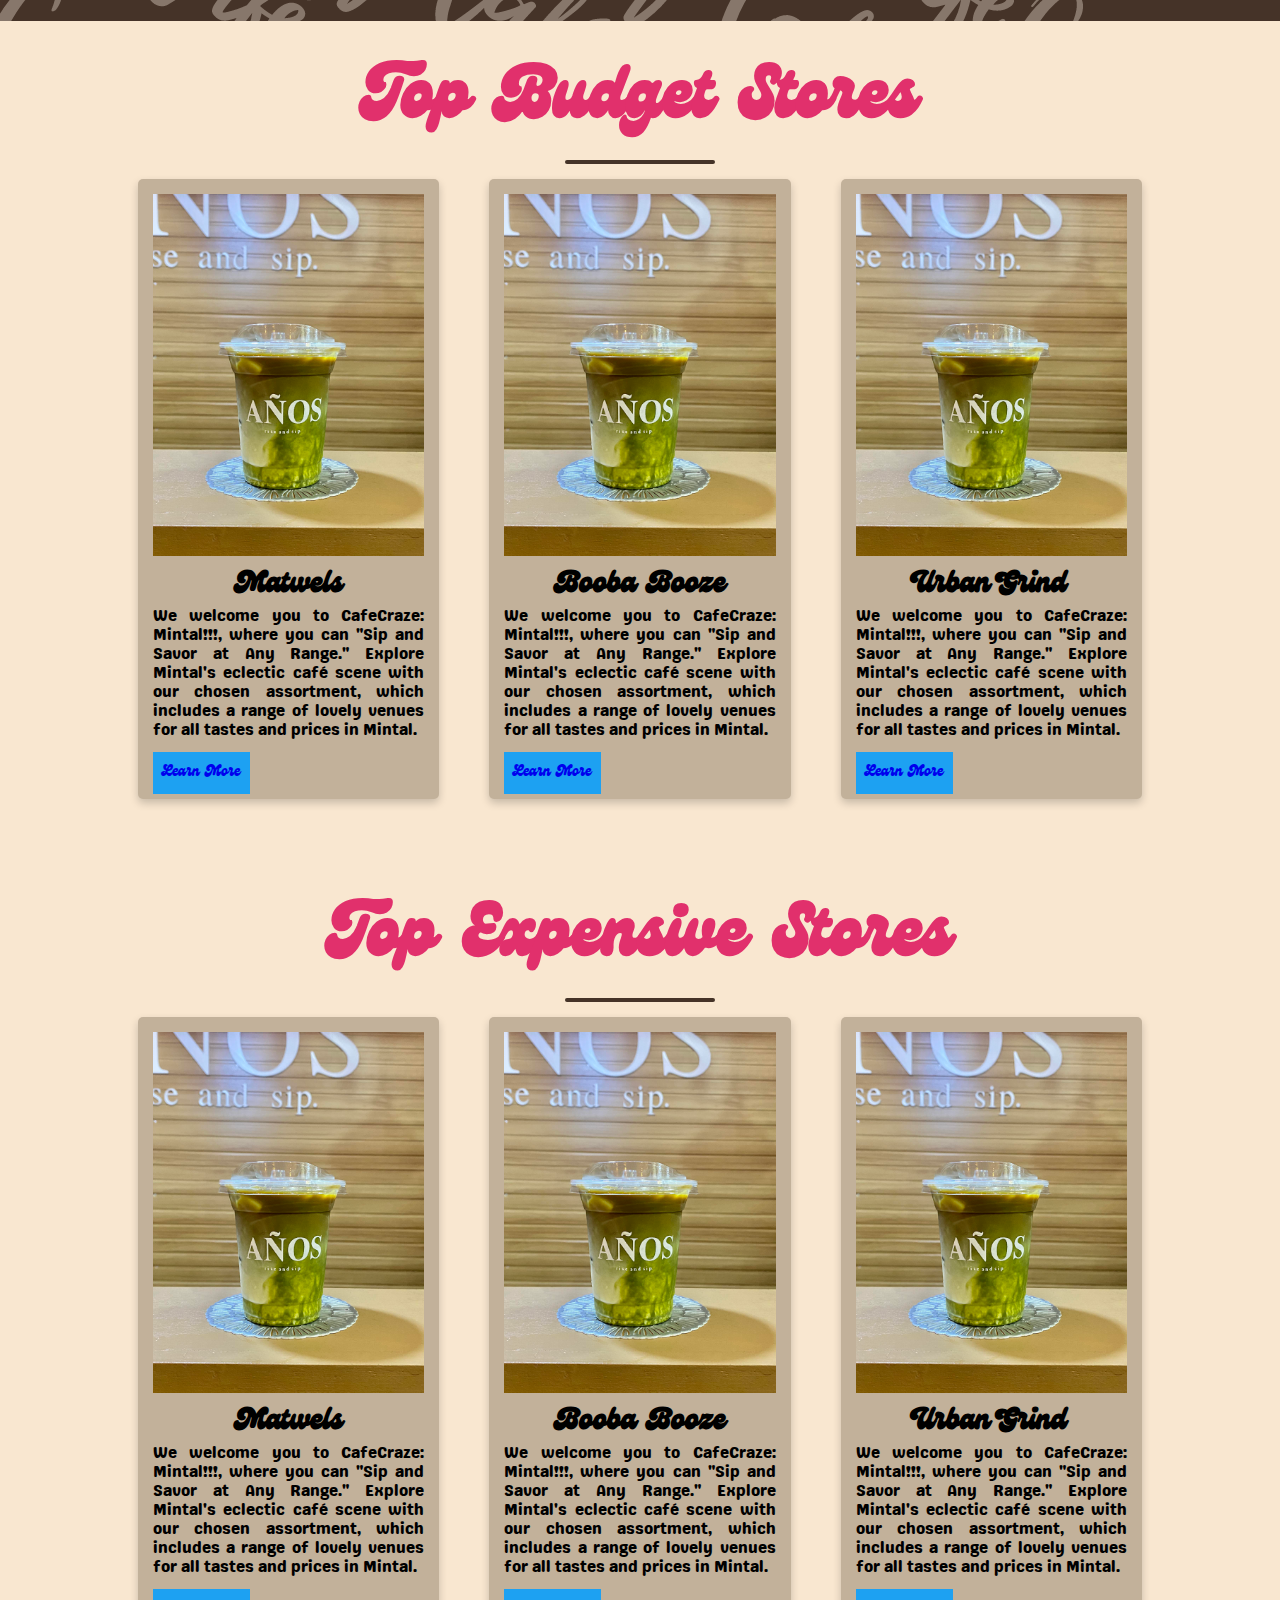
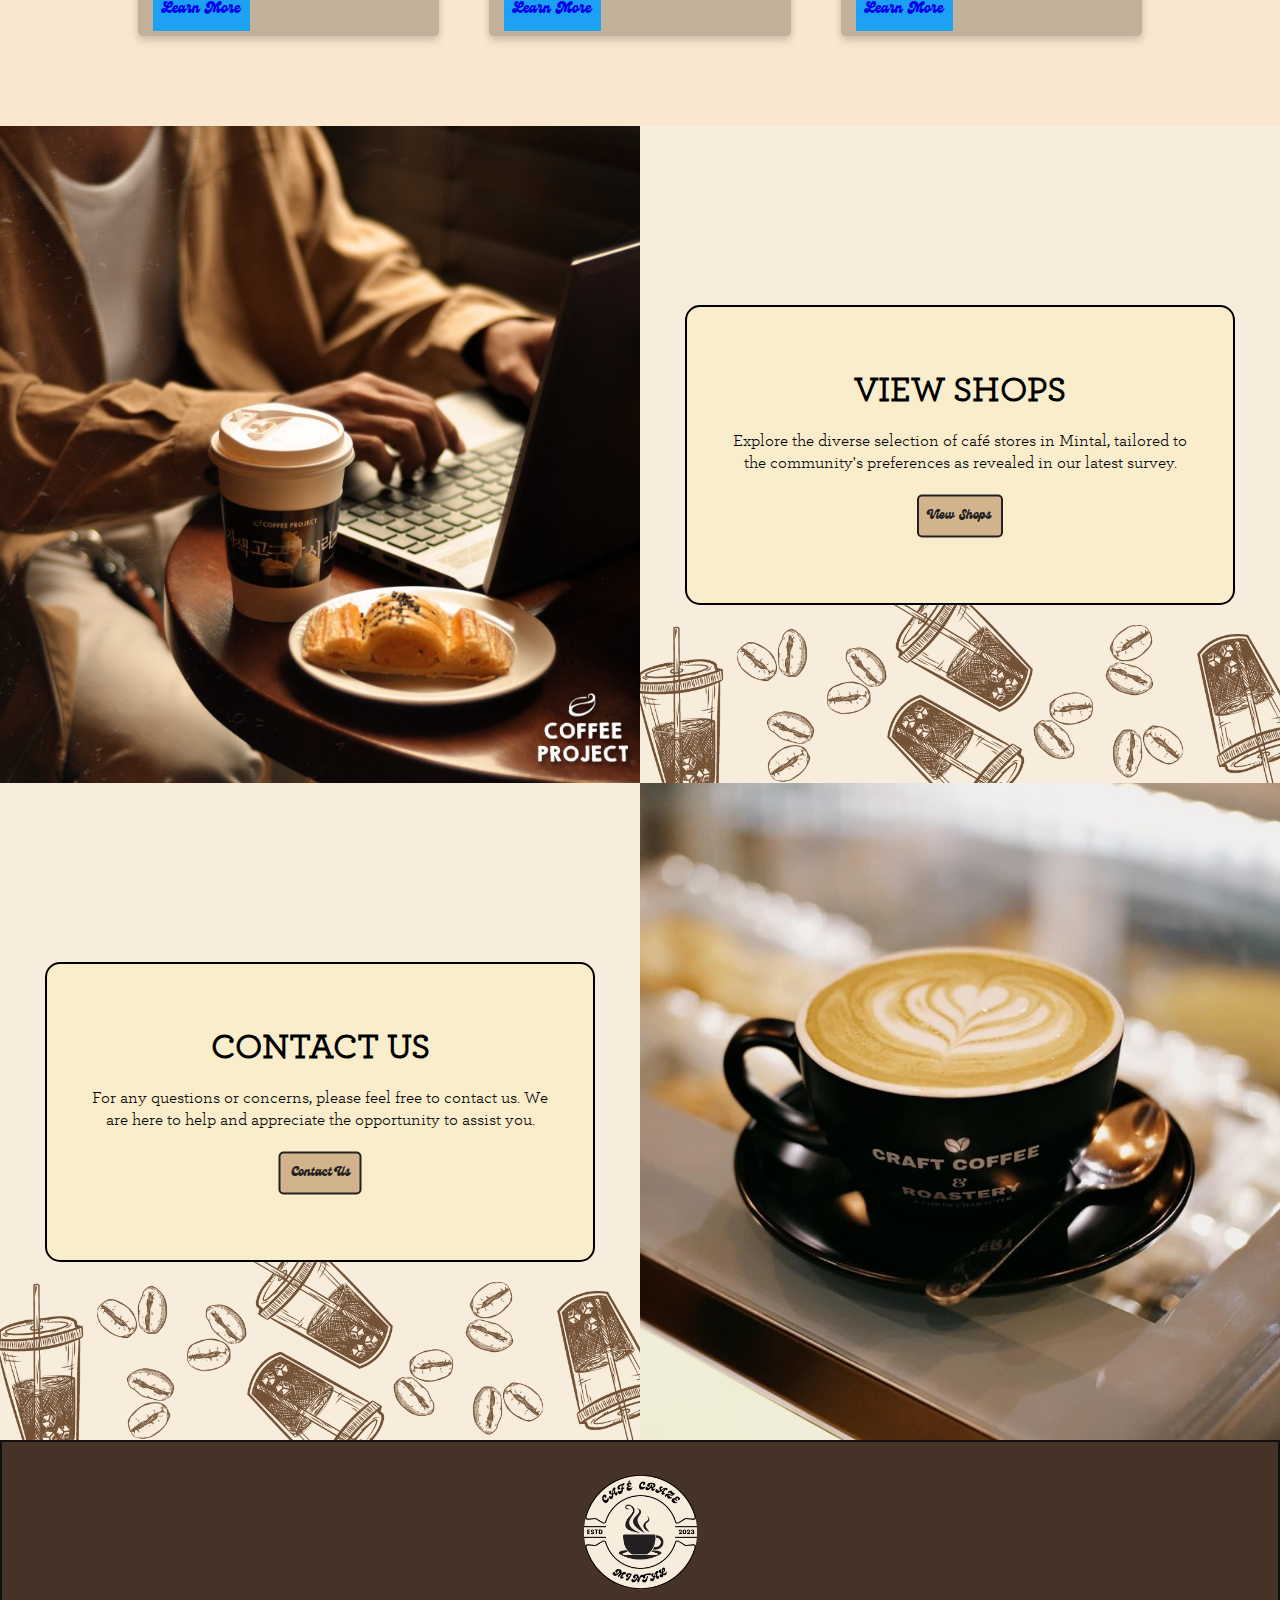
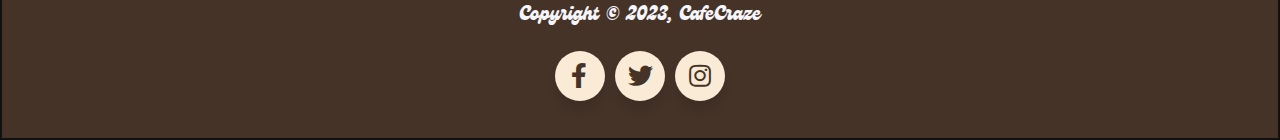
<file: trylanghaha.html>
<!DOCTYPE html>
<html>
<head>
    <meta charset="UTF-8">
    <meta name="viewport" content="width=device-width, initial-scale=1.0">
    <link rel="stylesheet" type="text/css" href="trylang.css">
    <link rel="stylesheet" href="https://cdnjs.cloudflare.com/ajax/libs/font-awesome/5.15.3/css/all.min.css"/>
    <link rel="icon" type="image/x-icon" href="/Images/CafeCraze Official Shorten Logo.png">
    <script type="text/javascript">
        var counter = 1;
        setInterval(function(){
            document.getElementById('radio' + counter).checked = true;
            counter++;
            if (counter > 5){
                counter = 1;
            }   
        }, 5000);
    </script>
</head>

<body>
    <header>
        <div class="logo" id="Home">
            <a href="retry.html">CafeCraze : Mintal</a>  
        </div>

            <ul class="navbar">
                <li><a href="retry.html">Home</a></li>
                <li><a href="contact.html">About</a></li>
                <li><a href="shops.html">Shops</a></li>
                <li><a href="contact.html#contact-info"><button type="button">Contact Us</button></a></li>
            </ul>
    </header>
    
    <section class="opening-text">
        <h1>HELLO!!</h1>
        <p>Welcome to CafeCraze: Mintal!</p>
        <h1>Sip and Savor at any Range!!!</h1>
    </section>

    <section class="slideshow">
        <div class="slide-container">
            <div class="slider">
                <input type="radio" name="radio-btn" id="radio1">
                <input type="radio" name="radio-btn" id="radio2">
                <input type="radio" name="radio-btn" id="radio3">
                <input type="radio" name="radio-btn" id="radio4">
                <input type="radio" name="radio-btn" id="radio5">

                <div class="slide first">
                    <img src="Images/slide1.jpg">
                </div>
                <div class="slide">
                    <img src="Images/slide2.jpg">
                </div>
                <div class="slide">
                    <img src="Images/slide3.jpg">
                </div>
                <div class="slide">
                    <img src="Images/slide4.jpg">
                </div>
                <div class="slide">
                    <img src="Images/slide5.jpg">
                </div> 

                <div class="navigation-auto">
                    <div class="auto-btn1"></div>
                    <div class="auto-btn2"></div>
                    <div class="auto-btn3"></div>
                    <div class="auto-btn4"></div>
                    <div class="auto-btn5"></div>
                </div>
            </div>
                <div class="navigation-manual">
                    <label for="radio1" class="manual-btn"></label>
                    <label for="radio2" class="manual-btn"></label>
                    <label for="radio3" class="manual-btn"></label>
                    <label for="radio4" class="manual-btn"></label>
                    <label for="radio5" class="manual-btn"></label>
                </div>
            </div>
    </section>

    <section class="about-us">
        <div class="logo-pic"><img src="Images/Logo (4).png"></div>
        <div class="text-box">
            <h1>CafeCraze: Mintal</h1>
            <p>
                We welcome you to CafeCraze: Mintal!!!, where you can "Sip and Savor at Any Range." Explore Mintal's eclectic café scene with our chosen assortment, which includes a range of lovely venues for all tastes and prices in Mintal.
                Whether you are a student looking for a milk tea to drink or a working man looking for a coffee to keep you awake, CafeCraze is the place to go to find what you like.
                So, come along with us as we exemplify the idea of "Sip and Savor at any range," making every café outing a joyful journey.
            </p> 
        </div>
    </section>

    <!-- <section class="top-budget-stores">
        <h1> Top Budget Stores!!</h1>
        <div class="top-container">
            <img src="Images/3rd-medal.png" alt="3rd Medal" class="bronze medal" >   
            <div class="top">
                <img src="Images/Urban_Grind.jpg">
                <div class="content">
                    <p>Urban Grind</p>
                </div>
            </div>
            <img src="Images/1st-medal.png" alt="1st Medal" class="gold medal">   
            <div class="top">
                <img src="Images/MW.jpg">
                <div class="content">
                    <p>Matwels</p>
                </div>
            </div>
            <img src="Images/2nd-medal.png" alt="2nd Medal" class="silver medal">   
            <div class="top">
                <img src="Images/BB.jpg">
                <div class="content">
                    <p>Booba Booze</p>
                </div>
            </div>
        </div>
    </section>

    <section class="top-expensive-stores">
        <h1> Top $$$ Highly Valued Stores!!</h1>
        <div class="top-container">
            <img src="Images/3rd-medal.png" alt="3rd Medal" class="bronze">   
            <div class="bot">
                <img src="Images/Tea Heaven.jpg">
                <div class="content">
                    <p>Tea Heaven</p>
                </div>
            </div>
            <img src="Images/1st-medal.png" alt="1st Medal" class="gold">  
            <div class="bot">
                <img src="Images/CraftCoffeejpg.jpg">
                <div class="content">
                    <p>Craft Coffeejpg</p>
                </div>
            </div>
            <img src="Images/2nd-medal.png" alt="2nd Medal" class="silver">   
            <div class="bot">
                <img src="Images/Coffee Project.jpg">
                <div class="content">
                    <p>Coffee Project</p>
                </div>
            </div>
        </div>
    </section> -->

    <!-- <section class="events">
        <div class="title">
            <h1>Top Budget Stores</h1>
            <div class="line"></div>
        </div>
        <div class="row">
            <div class="column">
                <img src="Images/años_item1.jpg">
                <h4>Matwels</h4>
                <p> We welcome you to CafeCraze: Mintal!!!, where you can "Sip and Savor at Any Range." Explore Mintal's eclectic café scene with our chosen assortment, which includes a range of lovely venues for all tastes and prices in Mintal.</p>
                <a href="#" class="ctn">Learn More</a>
            </div>
        </div>
        <div class="row">
            <div class="column">
                <img src="Images/años_item1.jpg">
                <h4>Booba Booze</h4>
                <p> We welcome you to CafeCraze: Mintal!!!, where you can "Sip and Savor at Any Range." Explore Mintal's eclectic café scene with our chosen assortment, which includes a range of lovely venues for all tastes and prices in Mintal.</p>
                <a href="#" class="ctn">Learn More</a>
            </div>
        </div>
        <div class="row">
            <div class="column">
                <img src="Images/años_item1.jpg">
                <h4>Urban Grind</h4>
                <p> We welcome you to CafeCraze: Mintal!!!, where you can "Sip and Savor at Any Range." Explore Mintal's eclectic café scene with our chosen assortment, which includes a range of lovely venues for all tastes and prices in Mintal.</p>
                <a href="#" class="ctn">Learn More</a>
            </div>
        </div>
    </section> -->

    <section class="events">
        <div class="title">
            <h1>Top Budget Stores</h1>
            <div class="line"></div>
        </div>
        <div class="row">
            <div class="column">
                <div class="card">
                    <img src="Images/años_item1.jpg">
                    <h4>Matwels</h4>
                    <p> We welcome you to CafeCraze: Mintal!!!, where you can "Sip and Savor at Any Range." Explore Mintal's eclectic café scene with our chosen assortment, which includes a range of lovely venues for all tastes and prices in Mintal.</p>
                    <a href="#" class="ctn">Learn More</a>
                </div>
            </div>
            <div class="column">
                <div class="card">
                    <img src="Images/años_item1.jpg">
                    <h4>Booba Booze</h4>
                    <p> We welcome you to CafeCraze: Mintal!!!, where you can "Sip and Savor at Any Range." Explore Mintal's eclectic café scene with our chosen assortment, which includes a range of lovely venues for all tastes and prices in Mintal.</p>
                    <a href="#" class="ctn">Learn More</a>
                </div>
            </div>
            <div class="column">
                <div class="card">
                    <img src="Images/años_item1.jpg">
                    <h4>Urban Grind</h4>
                    <p> We welcome you to CafeCraze: Mintal!!!, where you can "Sip and Savor at Any Range." Explore Mintal's eclectic café scene with our chosen assortment, which includes a range of lovely venues for all tastes and prices in Mintal.</p>
                    <a href="#" class="ctn">Learn More</a>
                </div>
            </div>
        </div>
    </section>

    <section class="events">
        <div class="title">
            <h1>Top Expensive Stores</h1>
            <div class="line"></div>
        </div>
        <div class="row">
            <div class="column">
                <div class="card">
                    <img src="Images/años_item1.jpg">
                    <h4>Matwels</h4>
                    <p> We welcome you to CafeCraze: Mintal!!!, where you can "Sip and Savor at Any Range." Explore Mintal's eclectic café scene with our chosen assortment, which includes a range of lovely venues for all tastes and prices in Mintal.</p>
                    <a href="#" class="ctn">Learn More</a>
                </div>
            </div>
            <div class="column">
                <div class="card">
                    <img src="Images/años_item1.jpg">
                    <h4>Booba Booze</h4>
                    <p> We welcome you to CafeCraze: Mintal!!!, where you can "Sip and Savor at Any Range." Explore Mintal's eclectic café scene with our chosen assortment, which includes a range of lovely venues for all tastes and prices in Mintal.</p>
                    <a href="#" class="ctn">Learn More</a>
                </div>
            </div>
            <div class="column">
                <div class="card">
                    <img src="Images/años_item1.jpg">
                    <h4>Urban Grind</h4>
                    <p> We welcome you to CafeCraze: Mintal!!!, where you can "Sip and Savor at Any Range." Explore Mintal's eclectic café scene with our chosen assortment, which includes a range of lovely venues for all tastes and prices in Mintal.</p>
                    <a href="#" class="ctn">Learn More</a>
                </div>
            </div>
        </div>
    </section>
    

    <!-- <section class="Shops">
        <div class="rectangle-container">   
            <h1>Shops</h1>
                <p>
                    Explore the diverse selection of café stores in Mintal, tailored to the community's preferences as revealed in our latest survey. 
                    Click the button to discover more!
                </p>
                <div class="button1">
                    <a href="shops.html"><button type="button">View Shops</button></a>
                </div>
        </div>
    </section> -->

    <section class="home-button-parent-container">
        <div class="home-button-container">
          <div class="home-button-content-container">
            <img class="home-button-background" src="/Images/viewshops.jpg" />
          </div>
          <div class="home-button-content-container">
            <img class="home-button-background" src="/Images/cafe-background3.png" />
            <div class="home-button-content">
              <h2 class="home-button-content-heading">VIEW SHOPS</h2>
              <p class="home-button-text">  
                Explore the diverse selection of café stores in Mintal, tailored to the community's preferences as revealed in our latest survey. 
              </p>
              <div class="home-button">
                <a href="shops.html"><button type="button">View Shops</button></a>
              </div>
            </div>
          </div>
        </div>
        <div class="home-button-container">
          <div class="home-button-content-container">
            <img class="home-button-background" src="/Images/cafe-background3.png" />
            <div class="home-button-content">
              <h2 class="home-button-content-heading">CONTACT US</h2>
              <p class="home-button-text">   
                For any questions or concerns, please feel free to contact us. 
                We are here to help and appreciate the opportunity to assist you.
              </p>  
              <div class="home-button">
                <a href="contact.html#contact-info"><button type="button">Contact Us</button></a>
              </div>
            </div>
          </div>
          <div class="home-button-content-container">
            <img class="home-button-background" src="/Images/viewshops2.jpg" />
          </div>
        </div>
    </section>

    <footer>
        <img src="Images/Cafe Craze Official Logo.png">
        <p>
            Copyright © 2023, CafeCraze
        </p>
        <div class="wrapper-icons footer-icons">
            <a class="icon-btn" href="https://www.facebook.com/profile.php?id=61554714633404">
                <div class="icon"> <i class="fab fa-facebook-f"></i></div>
                <span>Facebook</span>
            <a class="icon-btn" href="https://www.facebook.com/markjaily.pena.9">
                <div class="icon">
                    <i class="fab fa-twitter"></i></div>
                <span>Twitter</span>
            <a class="icon-btn" href="https://www.facebook.com/markjaily.pena.9">
                <div class="icon">
                    <i class="fab fa-instagram"></i></div>
                <span>Instagram</span>
        </div>
    </footer>
</body>
</html>
</file>
<file: overallstyles.css>
/* Overall Styling */
* {
    margin: 0;
    padding: 0;
    box-sizing: border-box;
    text-decoration: none;
    outline: none;
    border: none;
    font-family: Genty;
    list-style: none;
}

/* Addition of fonts */
@font-face {
    font-family: Genty;
    src: url(fonts/GentyDemo-Regular.ttf);
}

@font-face {
    font-family: Genty Sans;
    src: url(fonts/GentySans-Regular.ttf);
}

@font-face {
    font-family: 'archerbook';
    src: url(fonts/archerbookpro-webfont.woff2) format('woff2'),
         url(fonts/archerbookpro-webfont.woff) format('woff');
    font-weight: normal;
    font-style: normal;
}

/* HTML Body and Scrollwheel */
html {  
    scroll-behavior: smooth;
    overflow-x: hidden;
    background-color: #d2b48c;
}
  
html::-webkit-scrollbar {
    width: .8rem;
    background-color: blanchedalmond;
}
  
html::-webkit-scrollbar-track {
    background: transparent;
}
  
html::-webkit-scrollbar-thumb {
    background: #61381f;
    border-radius: .5rem;
}

/* Navigation Bar CSS */
header {
    display: flex;
    align-items: center;
    justify-content: space-between;
    height: 9vh;  
    border-bottom: black 2px solid;
    background-color: #453328;  
}

.logo {
    margin-left: 20px;
    font-size: 30px;
    margin-top: 10px;
}

.logo a{
    color: aliceblue;
}

.logo a:hover{
    color: #d2b48c;
}

ul.navbar {
    display: flex; 
    align-items: center;
}

ul a {
    margin-right: 20px;
    text-decoration: none;
    font-size: 20px;
    color: aliceblue;
    font-family: archerbook;
}

.navi-except:hover {
    color: #d2b48c;
    border-bottom: 2px solid #d2b48c;
    transition: ease-in 120ms;
}

ul button {
    cursor: pointer;
    height: 45px;
    padding: 0 20px 0 20px;
    background-color: #f5f5fa;
    font-size: 20px;
    font-family: 'archerbook';
    box-shadow: 0 0 10px rgba(0,0,0,0.1);
    border-radius: 20px;
    font-weight: bold;
}

ul button:hover{
    background-color: #d2b48c;
    transition: ease-in-out 300ms;
    border-bottom: none;
}

/* Slideshow */
.slideshow {
    height: 740px ;
    display: flex;
    align-items: start;
    justify-content: center;
    background-color: antiquewhite;
}

.slide-container {
    width: 100%;
    height: 750px;  
    overflow-x: hidden;
}

.slider {
    width: 500%;
    height: 500px;
    display: flex;
}

.slider input{
    display: none;
}

.slide {
    width: 20%;
    transition: 2s;
}

.slide img {
    width: 100%;
    height: 740px;
    filter: brightness(50%);
}

.navigation-manual{
    display: flex;
    justify-content: center;
    position: absolute;
    width: 100%;
    margin-top: 180px;
    z-index: 1003;
}

.manual-btn{
    border: 2px solid black;
    padding: 5px;
    border-radius: 10px;
    cursor: pointer;
    transition: 1s;
}

.manual-btn:not(:last-child){
    margin-right: 40px;
}

.manual-btn:hover{
    background-color: antiquewhite;
}

#radio1:checked ~ .first {
    margin-left: 0;
}

#radio2:checked ~ .first {
    margin-left: -20%;
}

#radio3:checked ~ .first {
    margin-left: -40%;
}

#radio4:checked ~ .first {
    margin-left: -60%;
}

#radio5:checked ~ .first {
    margin-left: -80%;
}

.navigation-auto{
    position: absolute;
    display: flex;
    justify-content: center;
    width: 100%;
    margin-top: 680px;
}

.navigation-auto div{
    border: 2px solid black;
    padding: 5px;
    border-radius: 10px;
    transition: 1s; 
}

.navigation-auto div:not(:last-child){
    margin-right: 40px;
}

#radio1:checked ~ .navigation-auto .auto-btn1 {
    background-color: antiquewhite;
}

#radio2:checked ~ .navigation-auto .auto-btn2 {
    background-color: antiquewhite;
}

#radio3:checked ~ .navigation-auto .auto-btn3 {
    background-color: antiquewhite;
}

#radio4:checked ~ .navigation-auto .auto-btn4 {
    background-color: antiquewhite;
}

#radio5:checked ~ .navigation-auto .auto-btn5 {
    background-color: antiquewhite;
}

/* Opening text in Slideshow */

.opening-text p:nth-of-type(1) {
    font-size: 45px;
    color: #ffffcc;
} 

.opening-text h1:nth-of-type(1) {
    font-size: 73px;   
    color: #ffffcc;
}  

.opening-text p:nth-of-type(2) {
    font-size: 30px;    
}

.opening-text{
    height: 740px;
    width: 100%;
    position: absolute;
    z-index: 1001;
    display: grid;
    place-content: center left;
    text-align: left;
    color: #f7f7f7;
    font-size: 30px;
    padding: 30px;
    left: 70px;
    top: 140px;
}

/* About Us */
.logo-pic {
    position: absolute;
    top: 0; 
    left: 50%; 
    transform: translateX(-50%); 
    height: 200px;
    width: 200px;
    overflow: hidden;
    display: flex;
    justify-content: center;
    border-radius: 100px;
    margin-top: 50px;
    z-index: 1000;
    border: 2px solid black;    
}

.text-box{
    background-color: #C2B19A;
    border: 2px solid black;
    container-type: inline-size;
    display: grid;
    place-items: center;
    transform: translateY(20%);
    padding: 60px;
    border-radius: 50px;
    line-height: 30px;
    color: #222;
}

.text-box > p{
    font-size: 1.5cqi;
    text-align: justify;
    font-family: 'archerbook';
    font-weight: 700;
    text-align: center;
}
 
.text-box h1{
    font-family: Genty; 
}

section {
    position:relative;
}

.about-us {
    min-height: 800px;
    padding: 60px;
    background-image: url(Images/cafe-bg.png);
    font-size: 24px;
}

.about-us h1 {
    margin: 100px 0 30px 0;
}

/* Top Budget Stores and Top Expensive Stores*/
.line {
    width: 550px;
    height: 4px;
    background-color: #111;
    margin: 5px auto;
    border-radius: 5px;
}

.events {
    width: 95%;
    height: 100%;
    margin: 30px auto;
    box-sizing: border-box;
    background-color: #f8ecdd;
}

.title {
    text-align: center;
    font-size: 4vmin;
    color: #453328;
    padding-top: 20px;
}

.row {
    display: flex;
    flex-wrap: wrap;
    justify-content: space-between;
    padding: 10px; 

}

.column {
    display: flex;
    flex-direction: column;
    align-items: center;
    width: 30%; 
    margin-bottom: 50px;
}

.card {
    box-shadow: 0 4px 8px 0 rgba(0,0,0,0.2);
    transition: 0.3s;
    width: 90%;
    height: 620px;
    border-radius: 15px;
    overflow: hidden;
    padding: 15px;
    background-color: #C2B19A;
}

.card img{
    width: 100%;
    height: 350px;
    object-fit: cover;
    filter: brightness(60%);
    border-radius: 20px;
}

.card h4 {
    text-align: center;
    font-family: 'archerbook';
    font-size: 30px;
    margin-bottom: 3px;
}

.card p {
    font-family:archerbook;
    margin-bottom: 15px;
    text-align: justify;
    font-weight: bold;
}

.card:hover {
    box-shadow: 0 8px 16px 0 rgba(0,0,0,0.2);
    scale: 1.1;
}

.card:hover > img {
    filter: brightness(100%);
    transition: ease-in-out 300ms;
}

.top-btn{
    padding-top: 10px auto;
    width: 100%;
    display: flex;  
    justify-content: center;
}

.ctn {
    text-align: center;
    padding: 10px;
    font-size: 15px;
    background-color:#f7f7f7;
    width: 113px;
    border-radius: 30px;
    color: #453328;
    font-family: 'archerbook';
    font-weight: 900;
}

.ctn:hover{
    background-color: #453328;
    color: #f7f7f7;
    transition: ease-in-out 200ms;
}

.gold{
    border:5px solid #FFD700;
}

.silver{
    border:5px solid #938e8e;
}

.bronze{
    border:5px solid #CD7F32;
}

/*Home page view shop and contact button*/
.home-button-container {
    display: flex;
    height: 73vh;
    width: 100%;    
}

.home-button-content-container{
    width: 50%;
    position: relative;
}

.home-button-background {
    width: 100%;
    height: 100%;
    object-fit: cover;
}

.home-button-content{
    position: absolute;
    transform: translate(-50%, -50%);
    top: 50%;
    left: 50%;
    padding: 40px;  
    background-color: #faedcb;
    border: 2px solid black;
    border-radius: 15px;
    width: 35vw;
    height: 36.5vh;
}

.home-button-content-heading{
    text-align:center;
    font-family: archerbook;
    font-size: 2.5vw ;
    margin: 18px;   
}

.home-button-text{
    text-align: center;
    font-family: archerbook;
    font-size: 1.05vw;
    font-weight: 600;
}

.home-button-content button {
    position: absolute;
    transform: translate(-50%, -50%);
    top: 72%;
    left: 50%;
    display: block; 
    margin-top: 20px; 
    padding: 10px; 
    background-color: #d2b48c; 
    color: #222; 
    border: none;
    border-radius: 5px; 
    cursor: pointer;
    transition: background-color 0.3s ease; 
    border: 2px solid #222;
    width: 5.7vw;
    height: 5.7vh;  
}

.home-button-content button:hover {
    background-color: #453328; 
    color: white;
}

/* Footer */
footer {
    min-height: 300px;
    display: flex;
    flex-direction: column;
    align-items: center;
    background-color: #453328;
    color: #f5f5fa;
    font-size: 20px;
    padding: 20px;
    border: 2px solid#111111;
}

footer img{
    height: 140px;
    width: auto;
}

/* Social Media Icons */
.wrapper-icons .icon-btn{
    display: inline-block;
    height: 50px;
    width: 50px;
    overflow: hidden;
    margin: 0 5px;
    border-radius: 40px;
    cursor: pointer;
    background-color:antiquewhite;
    box-shadow: 0px 10px 10px rgba(0,0,0,0.1);
    transition: all 0.3s ease-out;
    margin-top: 20px;
}

.wrapper-icons{
    display: flex;
    flex-direction:row;
    align-items: center;
    justify-self:left;
    padding-top: 100px;
}

.wrapper-icons .icon-btn:hover{
    width: 170px;
}

.wrapper-icons .icon-btn .icon{
    display: inline-block;
    height: 50px;
    width: 50px;
    border-radius: 40px;
    line-height: 50px;
    transition: all 0.3s ease-out;
}

.wrapper-icons .icon-btn:nth-child(1):hover .icon{
   background-color: #4267b2;
}
.wrapper-icons .icon-btn:nth-child(2):hover .icon{
   background-color: #1da1f2;
}
.wrapper-icons .icon-btn:nth-child(3):hover .icon{
   background-color: #e1306c;  
}

.wrapper-icons .icon-btn .icon i{
    font-size: 25px;
    line-height: 50px;
    transform: translateX(50%);
    color: #453328;
}

.wrapper-icons .icon-btn:nth-child(1) .icon i{
    margin-left: 8px;
}

.wrapper-icons .icon-btn:nth-child(3) .icon i{
    margin-left: 3px;
}

.wrapper-icons .icon-btn span{
    font-size: 20px;
    font-weight: 500;
    line-height: 40px;
    margin-left: 10px;
    transition: all 0.3s ease-out;
}

.wrapper-icons .icon-btn:nth-child(1) span{
    color: #4267b2;
}
 .wrapper-icons .icon-btn:nth-child(2) span{
    color: #1da1f2;
}
 .wrapper-icons .icon-btn:nth-child(3) span{
    color: #e1306c;  
}

.footer-icons{
    padding: 0;
}

/* Banner for Shops Page */
.banner-container{
    width: 100%;
    height: 40vh;
}

.banner img{
    object-fit: cover;
    width: 100%;
    height: 100%;
}

.banner-text{
    top: 24%;
    left: 8%;
    font-size: 60px;
    padding: 8px auto;
    position: absolute;
}

.banner-text p, .banner-text2 p{ 
    font-family: archerbook;
    font-weight: bolder; 
}

.banner-text2{
    bottom: -428%;
    left: 8%;
    font-size: 60px;
    padding: 8px auto;
    position: absolute;
}

/* Budget and Expensive Stores */
.stores {
    display: flex;
    flex-direction: column;
    align-items: center;
    width: auto;
}

.stores p{
    font-family: Genty Sans;
    line-height: 30px;
    text-align: justify;
    font-size: 1.19vw;
}

.stores h2{
    font-size: 3vw;
}

.shop-container1,
.shop-container2 {
    height: 74vh;
    width: 100%;    
    display: flex;
    align-items: center;
    justify-content: center;
    background-color: #453328;
}

.main-pic {
    height: 58vh;
    width: 56vh;
    margin-right: 20px;
    margin-left: 20px;
    border: 3px solid #f5f5fa;
    object-fit: cover;
}

.item-container {
    display: flex;
    flex-direction: row;
    align-items: center;
    height: 100%;
    width: 100%;
    margin-top: 30px;
}

.product {
    height: 140px;
    width: 140px;
    margin-right: 50px;
    overflow: hidden;
}

.item-container img {
    height: 100%;
    width: 100%;
    object-fit: cover;
}

.item {
    height: 100%;
    width: 100%;
    border: #f5f5fa 2px solid;
    border-radius: 10px;
    object-fit: cover;
}

.shop-container1 .textbox,
.shop-container2 .textbox {
    color: #f5f5fa;
    flex: 1;
    padding: 20px;
}

.shop-container1 .wrapper-icons{
    display: flex;
    align-items: center;
    justify-content: start;
    width: 100%;
}

.shop-container2 .shop-icons{
    display: flex;
    align-items: center;
    justify-content: end;
    width: 100%;
    padding-top: 30px;
}

.shop-container1 .shop-icons{
    padding-top: 30PX;
}

.shop-container2 {
    background-color: #d2b48c;
}

.shop-container2 .textbox {
    color: #111111;
}

.popup{
    cursor:default;
    height: 500vh;
    width: 500vw;
    position: fixed;
    top: 200%;
    left: 50%;
    transform: translate(-50%, -50%) scale(0%);
    background-color: #111111a2;
    opacity: 0;
    transition: transform .1s, opacity .1s;
}

.popup--inside{
    cursor:default;
    position: absolute;
    transform: translate(-50%, -50%);
    top: 50%;
    left: 50%;
    background-color: #C2B19A;
    height: 80px;
    width: 250px;
    border-radius: 30px;
    border: 2px solid white;
}

.popup--inside > p{
    text-align: center;
    padding: 10px auto;
    margin-top: 30px;
    font-family: genty sans;
    font-size: 12.5px;
}

.show-popup{
    transform: translate(-50%, -50%);
    top: 50%;
    opacity: 1;
}

/* Pop Up notice */
.popup-close-button{
    cursor: pointer;
    position: absolute;
    transform: translate(-50%, -170%);
    top: 50%;
    left: 50%;
    height: 20px;
    width: 20px;
    display: flex;
    justify-content: center;
    align-items: center;
    background-color: burlywood;
    border-radius: 100px;
    font-family: genty sans;
    border: 2px solid rgba(0, 0, 0, 0.504);
}

.popup-close-button:hover{
    background-color: #453328;
    color: #f7f7f7;
    transition: ease-in-out 200ms;
}

/* About and Contact Us Page */
.about-contact-container-title {
    background-size: cover; 
    width: 100%;
    height: 40vh;
    border-bottom: 2px  solid black;
}

.about-background-image-1st {
    background-image: url(Images/ausbg.png);
    background-position: 50% 57%;  
}
.about-background-image-2nd {
    background-image: url(Images/cusbg.png);  
    background-position: 50% 56%;
    border-top: #111 2px solid;
}
.about-div {
    display: flex;
    width: 100%;
    height: 100%;
    align-items: center;    
    justify-content: center;
}
  
.about-contact-heading {
    text-align: center;
    font-family:'archerbook';
    font-size: 70px;    
    color: white;
    padding: 0 25px;
    border-radius: 30px;
}
  
.about-row {
    display: flex;
    height: 75vh;
    width: 100%;
}
  
.about-content-container {
    width: 50%;
    position: relative;
}
  
.about-background{
    width: 100%;
    height: 100%;
    object-fit: cover;
}

.about-content-1st{
    position: absolute;
    transform: translate(-50%, -50%);
    top: 50%;
    left: 50%;
    padding: 80px;
    background-color: #faedcb;
    width: 300px;
    height: 400px;
    box-shadow: 7px 5px black;
    border: 2px solid black;
    border-radius: 15px;
    
}

.about-content-1st-background-1st{
    background: url(Images/lance.jpg) no-repeat center;
    background-size: cover;
    background-size: 170%;
}   

.about-content-1st-background-2nd{
    background: url(Images/CreatorpictureMark.jpg) no-repeat center;
    background-size: cover; 
}
  
.about-content-2nd{
    position: absolute;
    transform: translate(-50%, -50%);
    top: 50%;
    left: 50%;
    padding: 40px;
    background-color: #faedcb;
    box-shadow: 7px 5px black;
    border-radius: 15px;
    border: 2px solid black;
    width: 440px;
    height: 470px;
}
  
.about-content-heading {
    text-align:center;
    font-family: 'archerbook';
    font-size: 30px;
    margin-bottom: 25px;
}
  
.about-text {
    text-align: justify;
    font-family: 'archerbook';  
    font-size: 16px;
}
  
.container *{
    font-family: 'Exo 2', sans-serif;
}
  
.container {
    margin: 30px 0 70px;
    display: flex;
    align-items: center;
    justify-content: center;
}
  
.main-container{
    display: flex;
    border-radius: 15px; 
    border: 5px #453328 solid;
    box-shadow: 0 3px 10px rgba(0, 0, 0, 0.504);
    overflow: hidden;
}


.form {
    height: 500px;
    width: 400px;
    border-right: 3px solid #453328;
    background-color: #f5f5fa;
    flex-direction: column;
    padding: 20px;
}

/* Contact Us Form */
.form form {
    display: flex;
    flex-direction: column;
    gap: 10px;
}
  
.form input, .form textarea {
    padding: 10px;
    border: 2px solid #453328;
    border-radius: 5px;
    font-size: 16px;
}
  
.form textarea {
    height: 70px;
}
  
.form input[type="submit"] {
    background-color: #111;
    color: #f5f5fa;
    cursor: pointer;
}
  
.form input[type="submit"]:hover {
    background-color: #222;
}
  
.text {
    height: 500px;  
    width: 700px;
    background-image: url(/Images/coffeebeans-bg.png);
    background-size: 100% 100%;
    background-size: cover;
    display: flex;
    align-items: center;
    justify-content: center;
}
  
.contact-image {
    height: 200px;
    width: 200px;
    overflow: hidden;
    border-radius: 100px;
    border: 2px solid #453328;
}
</file>
<file: retrystyle.css>
* {
    margin: 0;
    padding: 0;
    box-sizing: border-box;
    text-decoration: none;
    outline: none;
    border: none;
    font-family: Genty;
    list-style: none;
}

@font-face {
    font-family: Genty;
    src: url(Images/GentyDemo-Regular.ttf);
}

@font-face {
    font-family: Genty Sans;
    src: url(Images/GentySans-Regular.ttf);

}

@font-face {
    font-family: 'archerbook';
    src: url(Images/archerbookpro-webfont.woff2) format('woff2'),
         url(Images/archerbookpro-webfont.woff) format('woff');
    font-weight: normal;
    font-style: normal;
}

/* HTML Body */
html {  
    scroll-behavior: smooth;
    overflow-x: hidden;
    background-color: #d2b48c;
}
  
html::-webkit-scrollbar {
    width: .8rem;
    background-color: blanchedalmond;
}
  
html::-webkit-scrollbar-track {
    background: transparent;
}
  
html::-webkit-scrollbar-thumb {
    background: #61381f;
    border-radius: .5rem;
}

/* Navigation Bar CSS */
header {
    display: flex;
    align-items: center;
    justify-content: space-between;
    height: 9vh;  
    border-bottom: black 2px solid;
    background-color: #453328;
}

.logo {
    margin-left: 20px;
    font-size: 30px;
    margin-top: 10px;
}

.logo a{
    color: aliceblue;
}

ul.navbar {
    display: flex; 
    align-items: center;
}

ul a {
    margin-right: 20px;
    text-decoration: none;
    font-size: 20px;
    color: aliceblue;
    font-family: archerbook;
}

ul button {
    cursor: pointer;
    height: 45px;
    padding: 0 20px 0 20px;
    background-color: #d2b48c;
    font-size: 20px;
    font-family: archerbook;
    box-shadow: 0 0 10px rgba(0,0,0,0.1);
    font-family: Genty;
}

ul button:hover{
    background-color: #f5f5fa;
    transition: ease-in-out 300ms;
}

/* Slideshow CSS */
.slideshow {
    height: 740px ;
    display: flex;
    align-items: start;
    justify-content: center;
    background-color: antiquewhite;
}

.slide-container {
    width: 100%;
    height: 750px;  
    overflow-x: hidden;
}

.slider {
    width: 500%;
    height: 500px;
    display: flex;
}

.slider input{
    display: none;
}

.slide {
    width: 20%;
    transition: 2s;
}

.slide img {
    width: 100%;
    height: 740px;
    filter: brightness(50%);
}

.navigation-manual{
    display: flex;
    justify-content: center;
    position: absolute;
    width: 100%;
    margin-top: 180px;
}

.manual-btn{
    border: 2px solid black;
    padding: 5px;
    border-radius: 10px;
    cursor: pointer;
    transition: 1s;
}

.manual-btn:not(:last-child){
    margin-right: 40px;
}

.manual-btn:hover{
    background-color: antiquewhite;
}

#radio1:checked ~ .first {
    margin-left: 0;
}

#radio2:checked ~ .first {
    margin-left: -20%;
}

#radio3:checked ~ .first {
    margin-left: -40%;
}

#radio4:checked ~ .first {
    margin-left: -60%;
}

#radio5:checked ~ .first {
    margin-left: -80%;
}

.navigation-auto{
    position: absolute;
    display: flex;
    justify-content: center;
    width: 100%;
    margin-top: 680px;
}

.navigation-auto div{
    border: 2px solid black;
    padding: 5px;
    border-radius: 10px;
    transition: 1s; 
}

.navigation-auto div:not(:last-child){
    margin-right: 40px;
}

#radio1:checked ~ .navigation-auto .auto-btn1 {
    background-color: aliceblue;
}

#radio2:checked ~ .navigation-auto .auto-btn2 {
    background-color: aliceblue;
}

#radio3:checked ~ .navigation-auto .auto-btn3 {
    background-color: aliceblue;
}

#radio4:checked ~ .navigation-auto .auto-btn4 {
    background-color: aliceblue;
}

#radio5:checked ~ .navigation-auto .auto-btn5 {
    background-color: aliceblue;
}

.opening-text{
    position: absolute;
    z-index: 1001;
    color: #ffffcc;
    /* text-shadow: 2px 2px 10px #f88a14; */
    padding-left: 50px;
    transform: translateY(100%);
    bottom: 700px;   
}

.opening-text h1:nth-of-type(1) {
    font-size: 150px;   
    font-family: 'Helvetica';
    /* transform: translateY(-190%); */
    font-weight:900;
}
.opening-text h1:nth-of-type(2) {
    font-size: 45px;    
    /* transform: translateY(-190%); */
}

.opening-text h1:nth-of-type(3) {   
    font-size: 45px;
    /* transform: translateX(140%) translateY(-900%); */
}
.opening-text p:nth-of-type(1) {
    font-size: 30px;
    font-family: Genty Sans;
    /* transform: translateY(-900%); */
}   




/*About Us Section*/
.logo-pic {
    position: absolute;
    top: 0; 
    left: 50%; 
    transform: translateX(-50%); 
    height: 200px;
    width: 200px;
    overflow: hidden;
    display: flex;
    justify-content: center;
    border-radius: 100px;
    margin-top: 50px;
    z-index: 1000;
    border: 2px solid black;
}

.text-box{
    background-color: #C2B19A;
    border: 2px solid black;
    container-type: inline-size;
    display: grid;
    place-items: center;
    transform: translateY(20%);
    padding: 60px;
    border-radius: 50px;
    line-height: 30px;
    color: #222;
}

.text-box > p{
    font-size: 1.5cqi;
    text-align: justify;
    font-family: 'archerbook';
    font-weight: 700;
    text-align: center;
}
 
.text-box h1{
    font-family: Genty; 
}

section {
    position:relative;
}

.about-us {
    min-height: 800px;
    padding: 60px;
    background-image: url(Images/cafe-bg.png);
    font-size: 24px;
}

.about-us h1 {
    margin: 100px 0 30px 0;
}

/* TOP */
.line {
    width: 550px;
    height: 4px;
    background-color: #111;
    margin: 5px auto;
    border-radius: 5px;
}

.events {
    width: 95%;
    height: 100%;
    margin: 30px auto;
    box-sizing: border-box;
    background-color: #f8ecdd;
}

.title {
    text-align: center;
    font-size: 4vmin;
    color: #453328;
    padding-top: 20px;
}

.row {
    display: flex;
    flex-wrap: wrap;
    justify-content: space-between;
    padding: 10px; 

}

.column {
    display: flex;
    flex-direction: column;
    align-items: center;
    width: 30%; 
    margin-bottom: 50px;
}

.card {
    box-shadow: 0 4px 8px 0 rgba(0,0,0,0.2);
    transition: 0.3s;
    width: 90%;
    height: 590px;
    border-radius: 15px;
    overflow: hidden;
    padding: 15px;
    background-color: #C2B19A;
    /* border: 3px solid #453328 */
}

.card img{
    width: 100%;
    height: 350px;
    object-fit: cover;
    filter: brightness(60%);
    border-radius: 20px;
}

.card h4 {
    text-align: center;
    font-family: 'archerbook';
    font-size: 30px;
    margin-bottom: 3px;
}

.card p {
    font-family:garamond;
    margin-bottom: 15px;
    text-align: justify;
}

.card:hover {
    box-shadow: 0 8px 16px 0 rgba(0,0,0,0.2);
    scale: 1.1;
}

.card:hover > img {
    filter: brightness(100%);
    transition: ease-in-out 300ms;
}

.top-btn{
    width: 100%;
    display: flex;
    justify-content: center;
}

.ctn {
    text-align: center;
    padding: 10px;
    font-size: 15px;
    background-color:#f7f7f7;
    width: 113px;
    border-radius: 30px;
    color: #453328;
}

.ctn:hover{
    background-color: #453328;
    color: #f7f7f7;
    transition: ease-in-out 200ms;
}

.gold{
    border:5px solid #FFD700;
}

.silver{
    border:5px solid #938e8e;
}

.bronze{
    border:5px solid #CD7F32;
}

/*Home page view shop and contact button*/

.home-button-container {
    display: flex;
    height: 73vh;
    width: 100%;    
}

.home-button-content-container{
    width: 50%;
    position: relative;
}

.home-button-background {
    width: 100%;
    height: 100%;
    object-fit: cover;
}

.home-button-content{
    position: absolute;
    transform: translate(-50%, -50%);
    top: 50%;
    left: 50%;
    padding: 40px;  
    background-color: #faedcb;
    border: 2px solid black;
    border-radius: 15px;
    width: 550px;
    height: 300px;

}

.home-button-content-heading{
    text-align:center;
    font-family: archerbook;
    font-size: 35px;
    margin: 18px;   
}

.home-button-text{
    text-align: center;
    font-family: archerbook;
    font-size: 17px;
}

.home-button-content button {
    position: absolute;
    transform: translate(-50%, -50%);
    top: 64%;
    left: 50%;
    display: block; 
    margin-top: 20px; 
    padding: 10px; 
    background-color: #d2b48c; 
    color: #222; 
    border: none;
    border-radius: 5px; 
    cursor: pointer;
    transition: background-color 0.3s ease; 
    border: 2px solid #222;
}

.home-button-content button:hover {
    background-color: #453328; 
    color: white;
}

/*Shops*/
/* .Shops {
    background-image: url(Images/coffeebeans-bg.png);
    font-size: larger;
    color: #fff; 
    padding: 40px 0; 
    border: 2px solid black;
    min-height: 500px;
    padding: 60px;
    color: #222;
}

.Shops h1 {
    font-size: xx-large;
    margin-bottom: 20px; 
}

.rectangle-container {
    display: flex;
    flex-direction: column;
    align-items: center; 
    justify-content: center;
    background-color: #C2B19A;
    height: auto; 
    border: 2px solid black;
    text-align: justify;
    padding: 20px; 
    max-width: 1200px; 
    margin: 0 auto; 
    transform: translateY(25%);
}

.rectangle-container p {
    margin-bottom: 20px; 
    font-family: Genty Sans;
    text-align: center;
}

.rectangle-container button {
    display: block; 
    margin-top: 20px; 
    padding: 10px; 
    background-color: #d2b48c; 
    color: #222; 
    border: none;
    border-radius: 5px; 
    cursor: pointer;
    transition: background-color 0.3s ease; 
    border: 2px solid #222;
}

.rectangle-container button:hover {
    background-color: #453328; 
    color: white;
} */

/*Footer*/
footer {
    min-height: 300px;
    display: flex;
    flex-direction: column;
    align-items: center;
    background-color: #453328;
    color: #f5f5fa;
    font-size: 20px;
    padding: 20px;
    border: 2px solid#111111;
}

footer img{
    height: 140px;
    width: auto;
}

/*Icons*/
.wrapper-icons .icon-btn{
    display: inline-block;
    height: 50px;
    width: 50px;
    overflow: hidden;
    margin: 0 5px;
    border-radius: 40px;
    cursor: pointer;
    background-color:antiquewhite;
    box-shadow: 0px 10px 10px rgba(0,0,0,0.1);
    transition: all 0.3s ease-out;
    margin-top: 20px;
}

.wrapper-icons{
    display: flex;
    flex-direction:row;
    align-items: center;
    justify-self:left;
    padding-top: 100px;
}

.wrapper-icons .icon-btn:hover{
    width: 170px;
}

.wrapper-icons .icon-btn .icon{
    display: inline-block;
    height: 50px;
    width: 50px;
    border-radius: 40px;
    line-height: 50px;
    transition: all 0.3s ease-out;
}

.wrapper-icons .icon-btn:nth-child(1):hover .icon{
   background-color: #4267b2;
}
.wrapper-icons .icon-btn:nth-child(2):hover .icon{
   background-color: #1da1f2;
}
.wrapper-icons .icon-btn:nth-child(3):hover .icon{
   background-color: #e1306c;  
}

.wrapper-icons .icon-btn .icon i{
    font-size: 25px;
    line-height: 50px;
    transform: translateX(50%);
    color: #453328;
}

.wrapper-icons .icon-btn:nth-child(1) .icon i{
    margin-left: 8px;
}

.wrapper-icons .icon-btn:nth-child(3) .icon i{
    margin-left: 3px;
}

.wrapper-icons .icon-btn span{
    font-size: 20px;
    font-weight: 500;
    line-height: 40px;
    margin-left: 10px;
    transition: all 0.3s ease-out;
}

.wrapper-icons .icon-btn:nth-child(1) span{
    color: #4267b2;
}
 .wrapper-icons .icon-btn:nth-child(2) span{
    color: #1da1f2;
}
 .wrapper-icons .icon-btn:nth-child(3) span{
    color: #e1306c;  
}

.footer-icons{
    padding: 0;
}

.banner-container{
    width: 100%;
    height: 40vh;
}

.banner img{
    object-fit: cover;
    width: 100%;
    height: 100%;
}

.banner-text{
    top: 24%;
    left: 8%;
    font-size: 60px;
    padding: 8px auto;
    position: absolute;
}

.banner-text p, .banner-text2 p{ 
    font-family: archerbook;
    font-weight: bolder; 
}

.banner-text2{
    bottom: -415%;
    left: 8%;
    font-size: 60px;
    padding: 8px auto;
    position: absolute;
}

.stores {
    display: flex;
    flex-direction: column;
    align-items: center;
    width: auto;
}

.stores p{
    font-family: Genty Sans;
    line-height: 30px;
    text-align: justify;
}

.stores h2{
    font-size: 40px;
}

.shop-container1,
.shop-container2 {
    height: 72vh;
    width: 100%;    
    display: flex;
    align-items: center;
    justify-content: center;
    background-color: #453328;
}

.main-pic {
    height: 58vh;
    width: 56vh;
    margin-right: 20px;
    margin-left: 20px;
    border: 3px solid #f5f5fa;
    object-fit: cover;
}
.item-container {
    display: flex;
    flex-direction: row;
    align-items: center;
    height: 100%;
    width: 100%;
    margin-top: 30px;
}

.product {
    height: 140px;
    width: 140px;
    margin-right: 50px;
    overflow: hidden;
}

.item-container img {
    height: 100%;
    width: 100%;
    object-fit: cover;
}

.item {
    height: 100%;
    width: 100%;
    border: #f5f5fa 2px solid;
    border-radius: 10px;
    object-fit: cover;
}

.shop-container1 .textbox,
.shop-container2 .textbox {
    color: #f5f5fa;
    flex: 1;
    padding: 20px;
}

.shop-container1 .wrapper-icons{
    display: flex;
    align-items: center;
    justify-content: start;
    width: 100%;
}

.shop-container2 .shop-icons{
    display: flex;
    align-items: center;
    justify-content: end;
    width: 100%;
    padding-top: 30px;
}

.shop-container1 .shop-icons{
    padding-top: 30PX;
}

.shop-container2 {
    background-color: #d2b48c;
}

.shop-container2 .textbox {
    color: #111111;
}

.about-contact-container-title {
    background-size: cover; 
    width: 100%;
    height: 40vh;
    border-bottom: 2px  solid black;
}

.about-background-image-1st {
    background-image: url(Images/ausbg.png);
    background-position: 50% 57%;  
}
.about-background-image-2nd {
    background-image: url(Images/cusbg.png);  
    background-position: 50% 56%;
}
.about-div {
    display: flex;
    width: 100%;
    height: 100%;
    align-items: center;    
    justify-content: center;
}
  
.about-contact-heading {
    text-align: center;
    font-family:'archerbook';
    font-size: 70px;    
    color: white;
    padding: 0 25px;
    border-radius: 30px;
}
  
.about-row {
    display: flex;
    height: 75vh;
    width: 100%;
}
  
.about-content-container {
    width: 50%;
    position: relative;
}
  
.about-background{
    width: 100%;
    height: 100%;
    object-fit: cover;
}

.about-content-1st{
    position: absolute;
    transform: translate(-50%, -50%);
    top: 50%;
    left: 50%;
    padding: 80px;
    background-color: #faedcb;
    width: 300px;
    height: 400px;
    box-shadow: 7px 5px black;
    border: 2px solid black;
    border-radius: 15px;
    
}

.about-content-1st-background-1st{
    background: url(Images/lance.jpg) no-repeat center;
    background-size: cover;
    background-size: 170%;
}   

.about-content-1st-background-2nd{
    background: url(Images/CreatorpictureMark.jpg) no-repeat center;
    background-size: cover; 
}
  
.about-content-2nd{
    position: absolute;
    transform: translate(-50%, -50%);
    top: 50%;
    left: 50%;
    padding: 40px;
    background-color: #faedcb;
    box-shadow: 7px 5px black;
    border-radius: 15px;
    border: 2px solid black;
    width: 440px;
    height: 470px;
}
  
.about-content-heading {
    text-align:center;
    font-family: 'archerbook';
    font-size: 30px;
    margin-bottom: 25px;
}
  
.about-text {
    text-align: justify;
    font-family: 'archerbook';  
    font-size: 16px;
}
  
.container *{
    font-family: 'Exo 2', sans-serif;
}
  
.container {
    margin: 30px 0 70px;
    display: flex;
    align-items: center;
    justify-content: center;
}
  
.main-container{
    display: flex;
    border-radius: 15px; 
    border: 5px #453328 solid;
    box-shadow: 0 3px 10px rgba(0, 0, 0, 0.504);
    overflow: hidden;
}
  
.form {
    height: 500px;
    width: 400px;
    border-right: 3px solid #453328;
    background-color: #f5f5fa;
    flex-direction: column;
    padding: 20px;
}
  
.form form {
    display: flex;
    flex-direction: column;
    gap: 10px;
}
  
.form input, .form textarea {
    padding: 10px;
    border: 2px solid #453328;
    border-radius: 5px;
    font-size: 16px;
}
  
.form textarea {
    height: 70px;
}
  
.form input[type="submit"] {
    background-color: #111;
    color: #f5f5fa;
    cursor: pointer;
}
  
.form input[type="submit"]:hover {
    background-color: #222;
}
  
.text {
    height: 500px;  
    width: 700px;
    background-image: url(/Images/coffeebeans-bg.png);
    background-size: 100% 100%;
    background-size: cover;
    display: flex;
    align-items: center;
    justify-content: center;
}
  
.contact-image {
    height: 200px;
    width: 200px;
    overflow: hidden;
    border-radius: 100px;
    border: 2px solid #453328;
}

.popup{
    cursor:default;
    height: 500vh;
    width: 500vw;
    position: fixed;
    top: 200%;
    left: 50%;
    transform: translate(-50%, -50%) scale(0%);
    background-color: #111111a2;
    opacity: 0;
    transition: transform .1s, opacity .1s;
}

.popup--inside{
    cursor:default;
    position: absolute;
    transform: translate(-50%, -50%);
    top: 50%;
    left: 50%;
    background-color: #C2B19A;
    height: 80px;
    width: 250px;
    border-radius: 30px;
    border: 2px solid white;
}

.popup--inside > p{
    text-align: center;
    padding: 10px auto;
    margin-top: 30px;
    font-family: genty sans;
    font-size: 12.5px;
}

.show-popup{
    transform: translate(-50%, -50%);
    top: 50%;
    opacity: 1;
}

.popup-close-button{
    cursor: pointer;
    position: absolute;
    transform: translate(-50%, -170%);
    top: 50%;
    left: 50%;
    height: 20px;
    width: 20px;
    display: flex;
    justify-content: center;
    align-items: center;
    background-color: burlywood;
    border-radius: 100px;
    font-family: genty sans;
    border: 2px solid rgba(0, 0, 0, 0.504);
}

.popup-close-button:hover{
    background-color: #453328;
    color: #f7f7f7;
    transition: ease-in-out 200ms;
}
</file>
<file: trylang.css>
* {
    margin: 0;
    padding: 0;
    box-sizing: border-box;
    text-decoration: none;
    outline: none;
    border: none;
    font-family: Genty;
}


@font-face {
    font-family: Genty;
    src: url(Images/GentyDemo-Regular.ttf);
}

@font-face {
    font-family: Genty Sans;
    src: url(Images/GentySans-Regular.ttf);

}

@font-face {
    font-family: 'archerbook';
    src: url(Images/archerbookpro-webfont.woff2) format('woff2'),
         url(Images/archerbookpro-webfont.woff) format('woff');
    font-weight: normal;
    font-style: normal;
}

html {
    scroll-behavior: smooth;
    overflow-x: hidden;
    background-color: #f9e7d0;
}
  
html::-webkit-scrollbar {
    width: .8rem;
}
  
html::-webkit-scrollbar-track {
    background: transparent;
}
  
html::-webkit-scrollbar-thumb {
    background: whitesmoke;
    border-radius: .5rem;
}

/* Navigation Bar CSS */
header {
    display: flex;
    align-items: center;
    justify-content: space-between;
    height: 9vh;    
    background-color: #C2B19A;
}

.logo {
    margin-left: 20px;
    font-size: 30px;
}

.logo a{
    color: aliceblue;
    font-family: archerbook;
}

ul.navbar {
    display: flex; 
    align-items: center;
}

ul a {
    margin-right: 20px;
    text-decoration: none;
    font-size: 20px;
    color: aliceblue;
    font-family: archerbook;
}

li {
    list-style: none;
}


ul button {
    cursor: pointer;
    height: 45px;
    padding: 0 20px 0 20px;
    background-color: aliceblue;
    font-size: 20px;
    font-family: archerbook;
    box-shadow: 0 0 10px    rgba(0,0,0,0.1);
}

/* Slideshow CSS */
.slideshow {
    height: 740px ;
    display: flex;
    align-items: start;
    justify-content: center;
    background-color: antiquewhite;
}

.slide-container {
    width: 100%;
    height: 750px;  
    overflow-x: hidden;
}

.slider {
    width: 500%;
    height: 500px;
    display: flex;
}

.slider input{
    display: none;
}

.slide {
    width: 20%;
    transition: 2s;
}

.slide img {
    width: 100%;
    height: 740px;
    filter: brightness(50%);
}

.navigation-manual{
    display: flex;
    justify-content: center;
    position: absolute;
    width: 100%;
    margin-top: 180px;
}

.manual-btn{
    border: 2px solid black;
    padding: 5px;
    border-radius: 10px;
    cursor: pointer;
    transition: 1s;
}

.manual-btn:not(:last-child){
    margin-right: 40px;
}

.manual-btn:hover{
    background-color: antiquewhite;
}

#radio1:checked ~ .first {
    margin-left: 0;
}

#radio2:checked ~ .first {
    margin-left: -20%;
}

#radio3:checked ~ .first {
    margin-left: -40%;
}

#radio4:checked ~ .first {
    margin-left: -60%;
}

#radio5:checked ~ .first {
    margin-left: -80%;
}

.navigation-auto{
    position: absolute;
    display: flex;
    justify-content: center;
    width: 100%;
    margin-top: 680px;
}

.navigation-auto div{
    border: 2px solid black;
    padding: 5px;
    border-radius: 10px;
    transition: 1s; 
}

.navigation-auto div:not(:last-child){
    margin-right: 40px;
}

#radio1:checked ~ .navigation-auto .auto-btn1 {
    background-color: aliceblue;
}

#radio2:checked ~ .navigation-auto .auto-btn2 {
    background-color: aliceblue;
}

#radio3:checked ~ .navigation-auto .auto-btn3 {
    background-color: aliceblue;
}

#radio4:checked ~ .navigation-auto .auto-btn4 {
    background-color: aliceblue;
}

#radio5:checked ~ .navigation-auto .auto-btn5 {
    background-color: aliceblue;
}

.opening-text{
    position: absolute;
    z-index: 1001;
    color: #ffffcc;
    text-shadow: 2px 2px 10px #f88a14;
    padding-left: 50px;
    transform: translateY(100%);
}

.opening-text h1:nth-of-type(1) {
    font-size: 45px;
}
.opening-text h1:nth-of-type(2) {
    font-size: 45px;
    margin-top: 50px;
}
.opening-text p:nth-of-type(1) {
    font-size: 30px;
    font-family: Genty Sans;
}
.opening-text p:nth-of-type(2) {
    font-family: Genty Sans;
}
.opening-text p:nth-of-type(3) {
    font-family: Genty Sans;
}



/*About Us Section*/
.logo-pic {
    position: absolute;
    top: 0; 
    left: 50%; 
    transform: translateX(-50%); 
    height: 200px;
    width: 200px;
    overflow: hidden;
    display: flex;
    justify-content: center;
    border-radius: 100px;
    margin-top: 50px;
    z-index: 1000;
    border: 2px solid black;
}

.text-box{
    background-color: #C2B19A;
    border: 2px solid black;
    container-type: inline-size;
    display: grid;
    place-items: center;
    transform: translateY(20%);
    padding: 60px;
    border-radius: 50px;
    line-height: 30px;
    color: #222;
}

.text-box > p{
    font-size: 1.5cqi;
    text-align: justify;
    font-family: Genty Sans;
    text-align: center;
}
 
.text-box h1{
    font-family: Genty; 
}

section {
    position:relative;
}


.about-us {
    min-height: 800px;
    padding: 60px;
}

.about-us h1 {
    margin: 100px 0 30px 0;
}

.about-us {
    background-image: url(Images/cafe-bg.png);
    font-size: 24px;
}


/*Top*/
/* .top-budget-stores, .top-expensive-stores{
    height: 500px;
    width: 100%;
    background-repeat: no-repeat;
    background-size: cover;
    font-family: Genty;
    font-size: 30px;
}

.top-budget-stores{
    background-image: url(Images/budget-bg-new.png);
    background-position: top center;
    /* border-bottom: 10px dashed rgba(0, 0, 0, 0.3); */
/* }

.top-expensive-stores{
    background-image: url(Images/expensive-bg-new.png);
    background-position: bottom center;
} */ 

/* .top-budget-stores h1, .top-expensive-stores h1{
    text-align: center;
    z-index: 1;
    transform: translateY(10%);
    padding-top: 10px;
    color: #222;
} */

/* .top-container {
    height: 100%;
    width: 100%;
    display: flex;
    align-items: center;
    justify-content: space-evenly;
} */

/* .top-container .top:nth-of-type(1) {
   transform: translateY(20%);
}

.top-container .top:nth-of-type(2) {
    transform: translateY(10%);
}

 .top-container .top:nth-of-type(3) {
    transform: translateY(20%);
} */

/* .top, .bot{
    width: 40vw;
    height: 60vh;
    aspect-ratio: 2/3;
    background-color: burlywood;
    transform: translateY(-16%);
    overflow: hidden;
    border: 0.25rem solid rgb(255, 255, 255 / 15%);
    display:grid;
    place-items: center;
    border: 2px #453328 solid; */
    /* border-radius: 15px; */
    /* z-index: 2;
}

.content{
    width: 100%;
    height: 100%;
    top: 0;
    left: 0;
    position: absolute;
    background: rgba(0,0,0,0.6);
    opacity: 0;
    transition: 0.6s;
    display: grid;
    place-items: center;
    color: aliceblue;
    font-family: Genty;
}

.content:hover{
    opacity: 1;
}

.content p{
    font-size: 40px;
}

.top img, .bot img {
    object-fit: cover;
    height: 100%;
    width: 100%;
    filter: brightness(80%);
}
    
.top:hover > img, .bot:hover > img {
    animation: pulse 800ms ease-in-out;
}

.gold, .silver, .bronze {
    position: absolute;
    z-index: 1000;
    height: 25%;
    width: auto;
}

.gold{ */
    /* transform: translateY(135%) translateX(7%); */
    /* top: 60%;
}

.silver{
    top: 65%;
    left: 79.5%;
}

.bronze{ */
    /* transform: translateY(155%) translateX(-170%); */
    /* top: 65%;
    right: 79.5%;
}

@keyframes pulse {
    from, to {
        scale: 1;
    }
    50% {
        scale: 1.2;
    }
} */

/* Events */
/* .line {
    width: 150px;
    height: 4px;
    background-color: #453328;
    margin: 10px auto;
    border-radius: 5px;
}

.events {
    width: 80%;
    margin: 30px auto;
    box-sizing: border-box;
}

.title {
    text-align: center;
    font-size: 4vmin;
    color: #e1306c;
}

.row {
    display: flex;
    align-items: center;
    justify-content: space-between;
    background-color: #1da1f2;
    padding: 10px; 
}

.column {
    display: flex;
    flex-direction: column;
    align-items: center;
    width: 30%; 
}

.row .column img {
    width: 100%; 
}

.events .row {
    margin-top: 20px;
} */

.line {
    width: 150px;
    height: 4px;
    background-color: #453328;
    margin: 5px auto;
    border-radius: 5px;
}

.events {
    width: 80%;
    margin: 30px auto;
    box-sizing: border-box;
}

.title {
    text-align: center;
    font-size: 4vmin;
    color: #e1306c;
}

.row {
    display: flex;
    flex-wrap: wrap;
    justify-content: space-between;
    padding: 10px; /* Added padding for better spacing */
}

.column {
    display: flex;
    flex-direction: column;
    align-items: center;
    width: 30%; /* Adjusted width */
    margin-bottom: 50px; /* Added margin for better spacing */
}

.card {
    box-shadow: 0 4px 8px 0 rgba(0,0,0,0.2);
    transition: 0.3s;
    width: 100%;
    border-radius: 5px;
    overflow: hidden;
    padding: 15px;
    background-color: #C2B19A;
}

.card:hover {
    box-shadow: 0 8px 16px 0 rgba(0,0,0,0.2);
}

.card img {
    width: 100%;
    height: auto;
}

.card h4 {
    text-align: center;
    font-size: 30px;
}

.card p {
    font-family:Genty Sans ;
    margin-bottom: 20px;
    text-align: justify;
}

.container {
    padding: 2px 16px;
}

.ctn {
    padding: 10px;
    font-size: 15px;
    background-color: #1da1f2;
    width: 40%;
}


/*Shops*/
.Shops {
    background-image: url(Images/coffeebeans-bg.png);
    font-size: larger;
    color: #fff; 
    padding: 40px 0; 
    border: 2px solid black;
    min-height: 500px;
    padding: 60px;
    color: #222;
}

.Shops h1 {
    font-size: xx-large;
    margin-bottom: 20px; 
}

.rectangle-container {
    display: flex;
    flex-direction: column;
    align-items: center; 
    justify-content: center;
    background-color: #C2B19A;
    height: auto; 
    border: 2px solid black;
    text-align: justify;
    padding: 20px; 
    max-width: 1200px; 
    margin: 0 auto; 
    transform: translateY(25%);
}

.rectangle-container p {
    margin-bottom: 20px; 
    font-family: Genty Sans;
    text-align: center;
}

.rectangle-container button {
    display: block; 
    margin-top: 20px; 
    padding: 10px; 
    background-color: #d2b48c; 
    color: #222; 
    border: none;
    border-radius: 5px; 
    cursor: pointer;
    transition: background-color 0.3s ease; 
    border: 2px solid #222;
}

.rectangle-container button:hover {
    background-color: #453328; 
    color: white;
}

/*Footer*/
footer {
    min-height: 300px;
    display: flex;
    flex-direction: column;
    align-items: center;
    background-color: #453328;
    color: #f5f5fa;
    font-size: 20px;
    padding: 20px;
    border: 2px solid#111111;
}

footer img{
    height: 140px;
    width: auto;
}

/*Icons*/
.wrapper-icons .icon-btn{
    display: inline-block;
    height: 50px;
    width: 50px;
    overflow: hidden;
    margin: 0 5px;
    border-radius: 40px;
    cursor: pointer;
    background-color:antiquewhite;
    box-shadow: 0px 10px 10px rgba(0,0,0,0.1);
    transition: all 0.3s ease-out;
    margin-top: 20px;
}

.wrapper-icons{
    display: flex;
    flex-direction:row;
    align-items: center;
    justify-self:left;
    padding-top: 100px;
}

.wrapper-icons .icon-btn:hover{
    width: 170px;
}

.wrapper-icons .icon-btn .icon{
    display: inline-block;
    height: 50px;
    width: 50px;
    border-radius: 40px;
    line-height: 50px;
    transition: all 0.3s ease-out;
}

.wrapper-icons .icon-btn:nth-child(1):hover .icon{
   background-color: #4267b2;
}
.wrapper-icons .icon-btn:nth-child(2):hover .icon{
   background-color: #1da1f2;
}
.wrapper-icons .icon-btn:nth-child(3):hover .icon{
   background-color: #e1306c;  
}

.wrapper-icons .icon-btn .icon i{
    font-size: 25px;
    line-height: 50px;
    transform: translateX(50%);
    color: #453328;
}

.wrapper-icons .icon-btn:nth-child(1) .icon i{
    margin-left: 8px;
}

.wrapper-icons .icon-btn:nth-child(3) .icon i{
    margin-left: 3px;
}

.wrapper-icons .icon-btn span{
    font-size: 20px;
    font-weight: 500;
    line-height: 40px;
    margin-left: 10px;
    transition: all 0.3s ease-out;
}

.wrapper-icons .icon-btn:nth-child(1) span{
    color: #4267b2;
}
 .wrapper-icons .icon-btn:nth-child(2) span{
    color: #1da1f2;
}
 .wrapper-icons .icon-btn:nth-child(3) span{
    color: #e1306c;  
}

.footer-icons{
    padding: 0;
}

/* ALL SHOPS */
.banner{
    text-align: center;
    background-color: antiquewhite;
    width: 100%;
    font-size: 30px;
    padding: 30px;
    margin: 20px 0;
}

.Green {
    color: green;
}

.stores {
    display: flex;
    flex-direction: column;
    align-items: center;
    width: auto;
}

.stores p{
    font-family: Genty Sans;
}

.stores h2{
    font-size: 40px;
}

.shop-container1,
.shop-container2 {
    height: 70vh;
    width: 100%;    
    display: flex;
    align-items: center;
    justify-content: center;
    background-color: #453328;
}

.main-pic {
    height: 58vh;
    width: 56vh;
    margin-right: 20px;
    margin-left: 20px;
    border: 3px solid #f5f5fa;
    object-fit: cover;
}
.item-container {
    display: flex;
    flex-direction: row;
    align-items: center;
    height: 100%;
    width: 100%;
    margin-top: 50px;
}

.product {
    height: 140px;
    width: 140px;
    margin-right: 50px;
    overflow: hidden;
}

.item-container img {
    height: 100%;
    width: 100%;
    object-fit: cover;
}

.item {
    height: 100%;
    width: 100%;
    border: #f5f5fa 2px solid;
    border-radius: 10px;
    object-fit: cover;
}

.shop-container1 .textbox,
.shop-container2 .textbox {
    color: #f5f5fa;
    flex: 1;
    padding: 20px;
}

.shop-container1 .wrapper-icons{
    display: flex;
    align-items: center;
    justify-content: start;
    width: 100%;
}

.shop-container2 .shop-icons{
    display: flex;
    align-items: center;
    justify-content: end;
    width: 100%;
    padding-top: 30px;
}

.shop-container1 .shop-icons{
    padding-top: 30PX;
}

.shop-container2 {
    background-color: #d2b48c;
}

.shop-container2 .textbox {
    color: #111111;
}

.about-contact-container-title { 
    background-color: #ffdfbe;
    padding: 40px;
    margin: 20px 0;
    border-top: 2px  solid black;
    border-bottom: 2px  solid black;
}
  
.about-contact-heading {
    text-align: center;
    font-family:'Garamond';
    font-size: 40px;
}
  
.about-row {
    display: flex;
    height: 75vh;
    width: 100%;
}
  
.about-content-container {
    width: 50%;
    position: relative;
}
  
.about-background{
    width: 100%;
    height: 100%;
    object-fit: cover;
}

.about-content-1st{
    position: absolute;
    transform: translate(-50%, -50%);
    top: 50%;
    left: 50%;
    padding: 80px;
    background-color: #faedcb;
    width: 300px;
    height: 400px;
    box-shadow: 7px 5px black;
    border: 2px solid black;
    border-radius: 15px;
    background: url(/Images/fcf5b86a2b1ad489f0a945519bbe6f58.jpg) no-repeat center;
    background-size: cover;
}
  
.about-content-2nd{
    position: absolute;
    transform: translate(-50%, -50%);
    top: 50%;
    left: 50%;
    padding: 40px;
    background-color: #faedcb;
    box-shadow: 7px 5px black;
    border-radius: 15px;
    border: 2px solid black;
    width: 440px;
    height: 400px;
}
  
.about-content-heading {
    text-align:center;
    font-family: Garamond;
    font-size: 25px;
    margin: 10px;
}
  
.about-text {
    text-align: justify;
    font-family: Garamond;  
    font-size: 18px;
}
  
.container *{
    font-family: 'Exo 2', sans-serif;
}
  
.container {
    margin: 30px 0 70px;
    display: flex;
    align-items: center;
    justify-content: center;
}
  
.main-container{
    display: flex;
    border-radius: 15px; 
    border: 5px #453328 solid;
    box-shadow: 0 3px 10px rgba(0, 0, 0, 0.504);
    overflow: hidden;
}
  
.form {
    height: 500px;
    width: 400px;
    border-right: 3px solid #453328;
    background-color: #f5f5fa;
    flex-direction: column;
    padding: 20px;
}
  
.form form {
    display: flex;
    flex-direction: column;
    gap: 10px;
}
  
.form input, .form textarea {
    padding: 10px;
    border: 2px solid #453328;
    border-radius: 5px;
    font-size: 16px;
}
  
.form textarea {
    height: 70px;
}
  
.form input[type="submit"] {
    background-color: #111;
    color: #f5f5fa;
    cursor: pointer;
}
  
.form input[type="submit"]:hover {
    background-color: #222;
}
  
.text {
    height: 500px;  
    width: 700px;
    background-image: url(/Images/coffeebeans-bg.png);
    display: flex;
    align-items: center;
    justify-content: center;
}
  
.contact-image {
    height: 200px;
    width: 200px;
    overflow: hidden;
    border-radius: 100px;
    border: 2px solid #453328;
}
  
/*Home page view shop and contact button*/

.home-button-container {
    display: flex;
    height: 73vh;
    width: 100%;    
}

.home-button-content-container{
    width: 50%;
    position: relative;
}

.home-button-background {
    width: 100%;
    height: 100%;
    object-fit: cover;
}

.home-button-content{
    position: absolute;
    transform: translate(-50%, -50%);
    top: 50%;
    left: 50%;
    padding: 40px;  
    background-color: #faedcb;
    border: 2px solid black;
    border-radius: 15px;
    width: 550px;
    height: 300px;

}

.home-button-content-heading{
    text-align:center;
    font-family: archerbook;
    font-size: 35px;
    margin: 18px;   
}

.home-button-text{
    text-align: center;
    font-family: archerbook;
    font-size: 17px;
}

.home-button-content button {
    position: absolute;
    transform: translate(-50%, -50%);
    top: 64%;
    left: 50%;
    display: block; 
    margin-top: 20px; 
    padding: 10px; 
    background-color: #d2b48c; 
    color: #222; 
    border: none;
    border-radius: 5px; 
    cursor: pointer;
    transition: background-color 0.3s ease; 
    border: 2px solid #222;
}

.home-button-content button:hover {
    background-color: #453328; 
    color: white;
}
</file>
